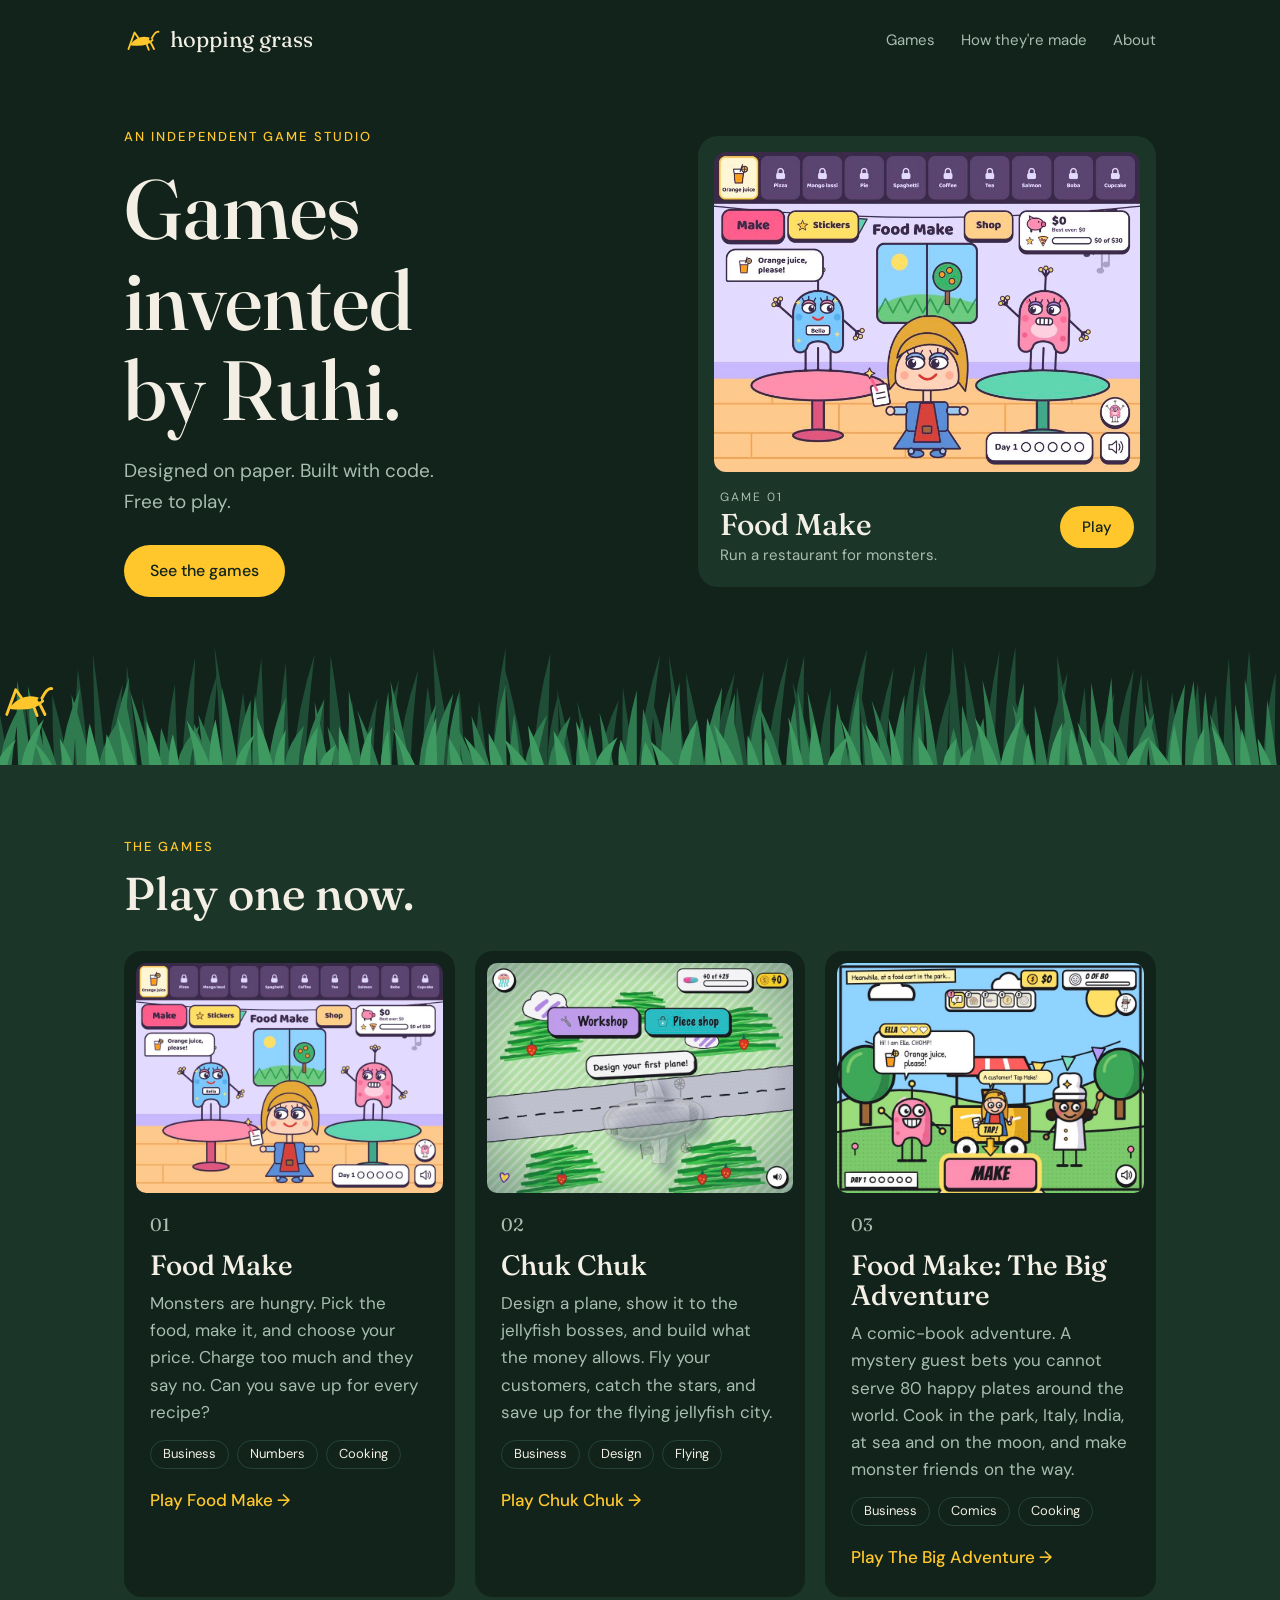
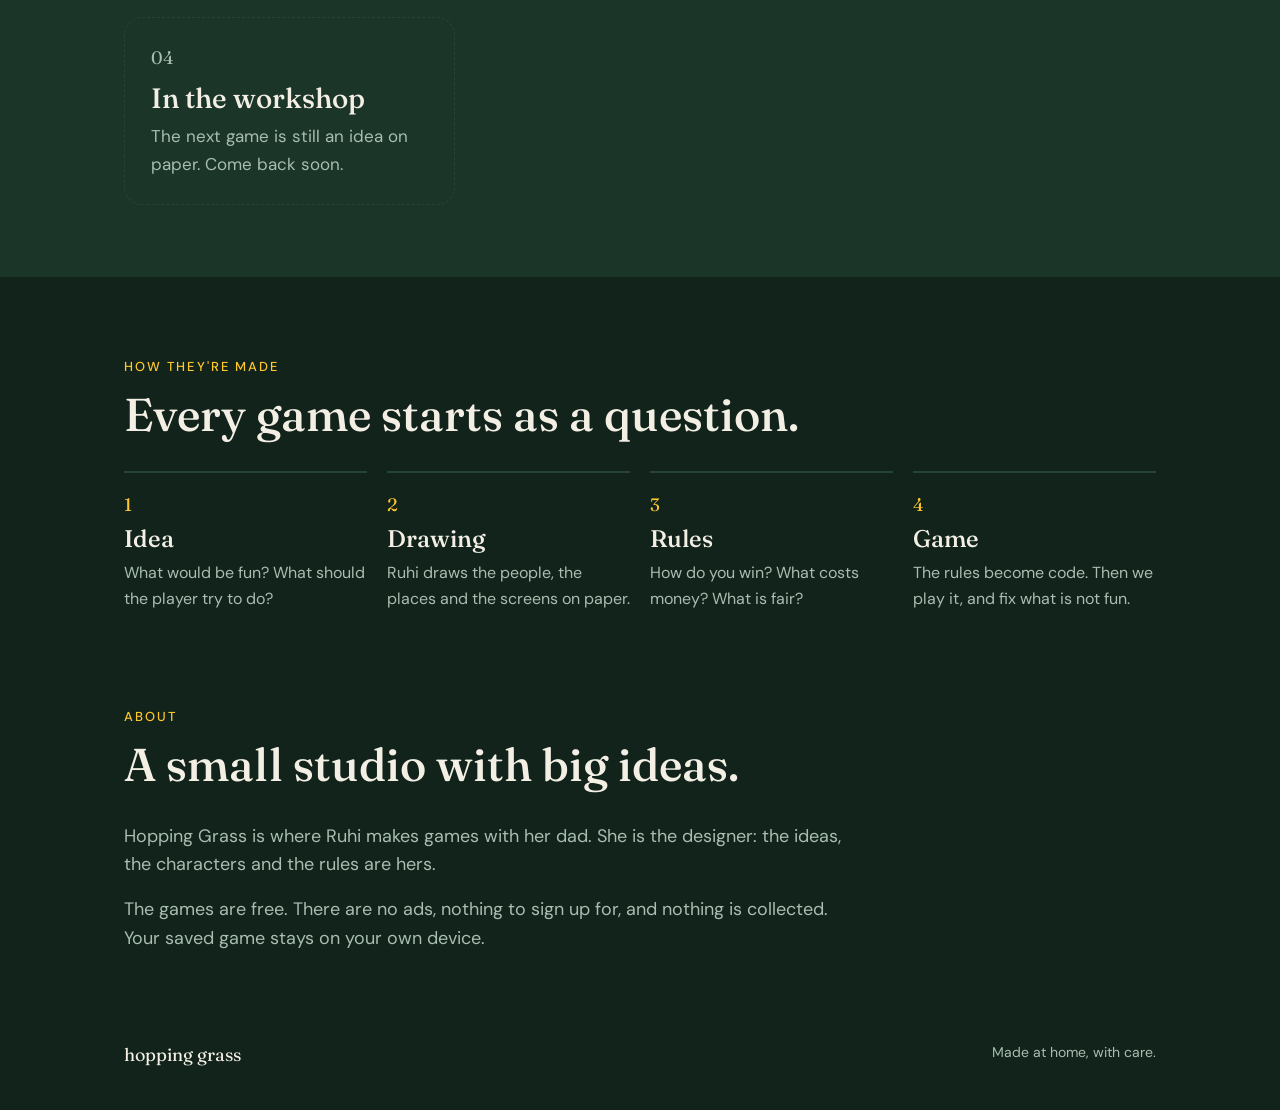
<file: index.html>
<!doctype html>
<html lang="en">
<head>
<meta charset="utf-8">
<meta name="viewport" content="width=device-width, initial-scale=1">
<title>Hopping Grass</title>
<meta name="description" content="Hopping Grass is an independent game studio. Games invented by Ruhi.">
<link rel="icon" href="favicon.svg" type="image/svg+xml">
<link rel="preconnect" href="https://fonts.googleapis.com">
<link rel="preconnect" href="https://fonts.gstatic.com" crossorigin>
<link href="https://fonts.googleapis.com/css2?family=DM+Sans:wght@400;500&family=Fraunces:opsz,wght@9..144,500&display=swap" rel="stylesheet">
<link rel="stylesheet" href="style.css?v=3">
</head>
<body>

<header class="nav wrap">
  <a class="mark" href="#top" aria-label="Hopping Grass home">
    <svg class="hopper-icon" viewBox="0 0 48 32" aria-hidden="true"><use href="#hopper"/></svg>
    <span>hopping grass</span>
  </a>
  <nav aria-label="Main">
    <a href="#games">Games</a>
    <a href="#made">How they're made</a>
    <a href="#about">About</a>
  </nav>
</header>

<main id="top">
  <section class="hero wrap">
    <div class="hero-text">
      <p class="eyebrow">An independent game studio</p>
      <h1>Games invented<br>by Ruhi.</h1>
      <p class="lede">Designed on paper. Built with code. Free to play.</p>
      <a class="btn" href="#games">See the games</a>
    </div>

    <a class="feature" href="food-make/" aria-label="Play Food Make">
      <div class="feature-art">
        <img src="shots/food-make.jpg" alt="A picture from Food Make: a monster in a restaurant asks the waiter for orange juice." width="800" height="600">
      </div>
      <div class="feature-row">
        <div>
          <p class="feature-kicker">Game 01</p>
          <h2>Food Make</h2>
          <p class="feature-sub">Run a restaurant for monsters.</p>
        </div>
        <span class="btn btn-small">Play</span>
      </div>
    </a>
  </section>

  <div class="grass" aria-hidden="true">
    <svg class="blades" viewBox="0 0 1200 120" preserveAspectRatio="xMidYMax slice">
      <g fill="#1F4D36"><path d="M-1 120 Q-4 73 -10 26 Q2 78 8 120Z"/><path d="M17 120 Q17 88 23 57 Q26 92 28 120Z"/><path d="M31 120 Q28 88 23 56 Q36 91 42 120Z"/><path d="M51 120 Q49 87 49 54 Q59 90 64 120Z"/><path d="M70 120 Q69 75 73 30 Q80 79 83 120Z"/><path d="M90 120 Q88 68 87 15 Q95 73 99 120Z"/><path d="M100 120 Q102 82 115 44 Q111 86 110 120Z"/><path d="M117 120 Q117 73 119 27 Q126 78 129 120Z"/><path d="M138 120 Q136 88 133 57 Q142 92 147 120Z"/><path d="M156 120 Q156 82 164 44 Q165 86 167 120Z"/><path d="M171 120 Q172 69 183 19 Q181 74 182 120Z"/><path d="M187 120 Q189 76 204 33 Q200 81 198 120Z"/><path d="M208 120 Q205 65 201 9 Q212 70 218 120Z"/><path d="M222 120 Q222 86 228 52 Q232 89 235 120Z"/><path d="M236 120 Q237 70 245 20 Q247 75 249 120Z"/><path d="M260 120 Q261 72 268 24 Q270 77 271 120Z"/><path d="M275 120 Q278 68 295 16 Q288 73 286 120Z"/><path d="M291 120 Q293 88 304 57 Q303 92 304 120Z"/><path d="M310 120 Q308 69 310 17 Q319 74 324 120Z"/><path d="M325 120 Q325 89 330 59 Q334 92 337 120Z"/><path d="M340 120 Q342 88 354 57 Q350 92 350 120Z"/><path d="M357 120 Q359 80 374 40 Q369 84 367 120Z"/><path d="M374 120 Q376 76 392 31 Q386 80 385 120Z"/><path d="M397 120 Q396 83 401 46 Q407 86 410 120Z"/><path d="M410 120 Q408 65 406 10 Q418 71 424 120Z"/><path d="M426 120 Q426 84 431 48 Q434 88 436 120Z"/><path d="M446 120 Q446 90 449 60 Q454 93 457 120Z"/><path d="M462 120 Q463 65 474 10 Q473 71 474 120Z"/><path d="M480 120 Q477 72 472 25 Q486 77 492 120Z"/><path d="M500 120 Q502 67 516 15 Q514 73 513 120Z"/><path d="M513 120 Q514 87 523 55 Q524 91 524 120Z"/><path d="M528 120 Q526 85 522 49 Q532 88 537 120Z"/><path d="M547 120 Q545 90 541 60 Q551 93 557 120Z"/><path d="M563 120 Q565 89 580 59 Q575 92 573 120Z"/><path d="M584 120 Q583 83 584 47 Q590 87 594 120Z"/><path d="M599 120 Q602 68 619 16 Q611 73 609 120Z"/><path d="M617 120 Q614 88 610 56 Q622 91 628 120Z"/><path d="M633 120 Q631 68 627 17 Q638 74 643 120Z"/><path d="M648 120 Q645 76 643 33 Q655 81 661 120Z"/><path d="M669 120 Q672 76 689 33 Q681 81 678 120Z"/><path d="M689 120 Q688 83 691 46 Q697 87 701 120Z"/><path d="M700 120 Q702 76 716 32 Q713 81 713 120Z"/><path d="M719 120 Q722 69 739 18 Q731 74 729 120Z"/><path d="M740 120 Q741 69 754 17 Q753 74 753 120Z"/><path d="M752 120 Q749 81 743 42 Q757 85 764 120Z"/><path d="M768 120 Q769 83 779 47 Q778 87 778 120Z"/><path d="M792 120 Q795 66 813 11 Q806 71 803 120Z"/><path d="M809 120 Q808 84 806 49 Q815 88 820 120Z"/><path d="M820 120 Q823 74 838 28 Q832 78 830 120Z"/><path d="M843 120 Q845 73 858 26 Q855 78 854 120Z"/><path d="M854 120 Q856 66 869 13 Q866 72 866 120Z"/><path d="M876 120 Q878 85 891 51 Q888 89 888 120Z"/><path d="M890 120 Q889 65 893 9 Q899 70 903 120Z"/><path d="M908 120 Q906 71 904 22 Q916 76 922 120Z"/><path d="M923 120 Q925 66 937 13 Q933 72 932 120Z"/><path d="M940 120 Q941 65 952 9 Q952 70 953 120Z"/><path d="M959 120 Q956 87 949 53 Q964 90 971 120Z"/><path d="M981 120 Q984 76 1001 33 Q995 81 993 120Z"/><path d="M994 120 Q992 69 991 17 Q1002 74 1007 120Z"/><path d="M1009 120 Q1010 84 1017 47 Q1019 87 1020 120Z"/><path d="M1027 120 Q1029 87 1045 53 Q1039 90 1038 120Z"/><path d="M1045 120 Q1047 75 1063 30 Q1057 79 1056 120Z"/><path d="M1062 120 Q1062 77 1070 34 Q1073 81 1076 120Z"/><path d="M1080 120 Q1078 79 1075 37 Q1084 83 1089 120Z"/><path d="M1093 120 Q1093 86 1099 51 Q1103 89 1106 120Z"/><path d="M1116 120 Q1116 82 1123 43 Q1126 85 1128 120Z"/><path d="M1132 120 Q1132 87 1140 54 Q1143 91 1145 120Z"/><path d="M1147 120 Q1147 70 1152 20 Q1155 75 1157 120Z"/><path d="M1166 120 Q1166 66 1171 13 Q1176 72 1179 120Z"/><path d="M1184 120 Q1185 77 1196 33 Q1195 81 1195 120Z"/></g>
      <g fill="#2F7A4F"><path d="M-0 120 Q2 92 20 63 Q13 94 11 120Z"/><path d="M17 120 Q15 80 16 41 Q25 84 30 120Z"/><path d="M30 120 Q28 83 26 46 Q38 87 44 120Z"/><path d="M42 120 Q40 101 39 83 Q48 103 53 120Z"/><path d="M57 120 Q59 84 75 48 Q70 88 69 120Z"/><path d="M72 120 Q70 87 67 54 Q79 90 85 120Z"/><path d="M93 120 Q96 98 114 75 Q108 100 107 120Z"/><path d="M104 120 Q106 79 121 38 Q117 83 116 120Z"/><path d="M117 120 Q116 91 118 61 Q125 94 128 120Z"/><path d="M133 120 Q129 86 122 51 Q136 89 143 120Z"/><path d="M150 120 Q149 103 151 85 Q158 104 162 120Z"/><path d="M166 120 Q169 101 187 83 Q180 103 178 120Z"/><path d="M182 120 Q181 100 182 81 Q191 102 196 120Z"/><path d="M191 120 Q189 97 186 73 Q198 99 204 120Z"/><path d="M209 120 Q208 83 208 47 Q218 87 223 120Z"/><path d="M222 120 Q223 89 235 59 Q235 92 236 120Z"/><path d="M237 120 Q236 86 239 53 Q243 90 246 120Z"/><path d="M252 120 Q254 88 268 56 Q265 91 265 120Z"/><path d="M267 120 Q269 101 285 83 Q281 103 280 120Z"/><path d="M285 120 Q287 90 304 59 Q297 93 295 120Z"/><path d="M298 120 Q296 90 295 61 Q303 93 308 120Z"/><path d="M312 120 Q310 102 307 84 Q317 104 322 120Z"/><path d="M328 120 Q327 85 327 50 Q335 88 339 120Z"/><path d="M345 120 Q342 95 335 69 Q348 97 355 120Z"/><path d="M358 120 Q358 85 364 51 Q366 89 367 120Z"/><path d="M373 120 Q370 81 366 41 Q378 85 384 120Z"/><path d="M393 120 Q395 91 409 62 Q405 94 404 120Z"/><path d="M404 120 Q407 86 425 53 Q418 90 416 120Z"/><path d="M419 120 Q420 86 430 52 Q431 89 432 120Z"/><path d="M434 120 Q432 102 428 83 Q439 104 445 120Z"/><path d="M447 120 Q444 97 442 74 Q453 99 459 120Z"/><path d="M462 120 Q463 82 474 44 Q474 86 475 120Z"/><path d="M478 120 Q478 96 482 72 Q486 98 488 120Z"/><path d="M492 120 Q495 97 513 73 Q506 99 503 120Z"/><path d="M514 120 Q517 97 535 74 Q528 99 526 120Z"/><path d="M523 120 Q523 103 525 86 Q531 105 534 120Z"/><path d="M540 120 Q540 98 546 76 Q549 100 551 120Z"/><path d="M551 120 Q550 101 553 82 Q558 103 561 120Z"/><path d="M566 120 Q565 96 562 71 Q571 98 575 120Z"/><path d="M586 120 Q587 85 597 50 Q597 88 597 120Z"/><path d="M602 120 Q601 94 603 67 Q611 96 615 120Z"/><path d="M619 120 Q620 86 628 51 Q628 89 629 120Z"/><path d="M626 120 Q627 82 637 43 Q638 85 640 120Z"/><path d="M647 120 Q647 100 654 79 Q658 102 660 120Z"/><path d="M660 120 Q662 84 677 47 Q674 87 673 120Z"/><path d="M676 120 Q677 87 689 53 Q688 90 689 120Z"/><path d="M688 120 Q687 100 688 80 Q694 102 697 120Z"/><path d="M702 120 Q703 90 713 59 Q714 93 715 120Z"/><path d="M721 120 Q718 91 711 63 Q726 94 733 120Z"/><path d="M737 120 Q738 91 745 62 Q748 94 750 120Z"/><path d="M751 120 Q750 85 748 51 Q756 89 761 120Z"/><path d="M762 120 Q760 85 757 51 Q767 89 772 120Z"/><path d="M782 120 Q781 91 785 62 Q792 94 796 120Z"/><path d="M795 120 Q796 85 805 49 Q806 88 807 120Z"/><path d="M811 120 Q810 99 808 79 Q816 102 821 120Z"/><path d="M827 120 Q824 89 817 59 Q831 92 837 120Z"/><path d="M836 120 Q838 87 848 54 Q847 90 847 120Z"/><path d="M856 120 Q856 91 861 61 Q864 94 867 120Z"/><path d="M870 120 Q868 82 865 43 Q875 85 879 120Z"/><path d="M889 120 Q889 103 894 85 Q899 104 903 120Z"/><path d="M903 120 Q901 92 902 64 Q911 95 916 120Z"/><path d="M913 120 Q913 98 922 76 Q924 100 926 120Z"/><path d="M927 120 Q925 80 921 40 Q933 84 939 120Z"/><path d="M948 120 Q949 82 960 43 Q959 86 959 120Z"/><path d="M958 120 Q955 91 949 63 Q964 94 971 120Z"/><path d="M971 120 Q970 92 970 64 Q978 95 982 120Z"/><path d="M987 120 Q989 95 1003 71 Q999 98 998 120Z"/><path d="M1001 120 Q999 83 995 46 Q1008 87 1014 120Z"/><path d="M1023 120 Q1022 81 1023 43 Q1031 85 1036 120Z"/><path d="M1034 120 Q1035 79 1042 38 Q1044 83 1045 120Z"/><path d="M1049 120 Q1046 96 1040 73 Q1053 99 1060 120Z"/><path d="M1062 120 Q1065 96 1082 72 Q1077 99 1075 120Z"/><path d="M1078 120 Q1076 91 1073 61 Q1083 94 1088 120Z"/><path d="M1094 120 Q1096 82 1111 44 Q1108 86 1108 120Z"/><path d="M1111 120 Q1111 80 1119 41 Q1122 84 1125 120Z"/><path d="M1127 120 Q1126 85 1130 51 Q1134 89 1136 120Z"/><path d="M1142 120 Q1139 96 1134 72 Q1147 99 1154 120Z"/><path d="M1158 120 Q1157 92 1158 63 Q1165 95 1168 120Z"/><path d="M1168 120 Q1167 80 1167 39 Q1176 84 1181 120Z"/><path d="M1186 120 Q1186 90 1188 59 Q1194 93 1197 120Z"/></g>
      <g fill="#3F9A62"><path d="M-3 120 Q-0 108 15 96 Q9 109 7 120Z"/><path d="M20 120 Q23 98 41 77 Q33 100 30 120Z"/><path d="M40 120 Q37 108 31 97 Q43 109 49 120Z"/><path d="M59 120 Q57 108 56 95 Q64 109 68 120Z"/><path d="M81 120 Q80 101 84 81 Q90 102 94 120Z"/><path d="M99 120 Q98 106 100 91 Q107 107 111 120Z"/><path d="M116 120 Q114 97 110 75 Q121 100 127 120Z"/><path d="M140 120 Q138 99 137 78 Q147 101 152 120Z"/><path d="M158 120 Q158 105 162 91 Q166 107 168 120Z"/><path d="M184 120 Q181 99 175 78 Q190 101 197 120Z"/><path d="M196 120 Q196 98 202 77 Q206 101 209 120Z"/><path d="M221 120 Q223 106 239 91 Q232 107 230 120Z"/><path d="M243 120 Q241 97 241 75 Q251 100 256 120Z"/><path d="M257 120 Q258 104 268 87 Q266 105 267 120Z"/><path d="M284 120 Q285 102 298 84 Q296 104 296 120Z"/><path d="M300 120 Q301 110 315 101 Q312 111 311 120Z"/><path d="M318 120 Q317 102 318 84 Q327 104 331 120Z"/><path d="M337 120 Q338 102 349 84 Q347 104 347 120Z"/><path d="M357 120 Q357 104 364 87 Q365 105 366 120Z"/><path d="M379 120 Q376 103 368 85 Q382 104 389 120Z"/><path d="M398 120 Q399 98 409 75 Q409 100 410 120Z"/><path d="M423 120 Q421 108 421 95 Q430 109 434 120Z"/><path d="M444 120 Q441 107 435 93 Q449 108 456 120Z"/><path d="M460 120 Q458 105 458 90 Q468 107 472 120Z"/><path d="M481 120 Q478 108 473 96 Q488 109 495 120Z"/><path d="M499 120 Q497 101 495 83 Q505 103 510 120Z"/><path d="M522 120 Q520 104 519 88 Q530 106 535 120Z"/><path d="M544 120 Q542 100 540 79 Q550 102 554 120Z"/><path d="M558 120 Q561 107 579 94 Q572 108 571 120Z"/><path d="M580 120 Q579 108 582 96 Q587 109 590 120Z"/><path d="M601 120 Q601 109 605 98 Q611 110 615 120Z"/><path d="M618 120 Q615 109 610 98 Q624 110 632 120Z"/><path d="M636 120 Q639 98 654 77 Q649 101 647 120Z"/><path d="M662 120 Q661 98 663 76 Q671 100 676 120Z"/><path d="M677 120 Q674 101 669 81 Q684 102 691 120Z"/><path d="M701 120 Q700 106 701 92 Q708 107 712 120Z"/><path d="M717 120 Q716 107 717 94 Q723 108 726 120Z"/><path d="M744 120 Q742 98 739 75 Q749 100 753 120Z"/><path d="M759 120 Q758 99 763 79 Q769 102 772 120Z"/><path d="M776 120 Q779 106 796 92 Q790 107 788 120Z"/><path d="M798 120 Q795 98 788 77 Q802 101 808 120Z"/><path d="M819 120 Q816 100 811 81 Q825 102 832 120Z"/><path d="M836 120 Q835 98 833 76 Q841 100 846 120Z"/><path d="M862 120 Q861 106 861 93 Q871 108 875 120Z"/><path d="M884 120 Q885 107 897 95 Q895 109 896 120Z"/><path d="M899 120 Q900 111 912 102 Q909 112 909 120Z"/><path d="M923 120 Q920 98 914 76 Q929 100 936 120Z"/><path d="M938 120 Q941 98 958 75 Q951 100 949 120Z"/><path d="M959 120 Q959 105 964 90 Q967 106 969 120Z"/><path d="M983 120 Q985 100 996 80 Q994 102 993 120Z"/><path d="M1003 120 Q1001 102 1004 85 Q1011 104 1015 120Z"/><path d="M1019 120 Q1016 100 1010 80 Q1023 102 1029 120Z"/><path d="M1038 120 Q1035 108 1030 95 Q1044 109 1050 120Z"/><path d="M1056 120 Q1059 106 1078 93 Q1070 108 1068 120Z"/><path d="M1083 120 Q1080 107 1077 95 Q1090 109 1097 120Z"/><path d="M1097 120 Q1096 101 1101 82 Q1105 103 1108 120Z"/><path d="M1118 120 Q1119 102 1129 85 Q1128 104 1129 120Z"/><path d="M1142 120 Q1140 102 1136 83 Q1149 104 1155 120Z"/><path d="M1163 120 Q1162 103 1164 86 Q1170 105 1173 120Z"/><path d="M1182 120 Q1180 108 1179 95 Q1187 109 1192 120Z"/></g>
    </svg>
    <div class="hop-track"><svg class="hopper" viewBox="0 0 48 32"><use href="#hopper"/></svg></div>
  </div>

  <section id="games" class="band">
    <div class="wrap">
      <p class="eyebrow">The games</p>
      <h2 class="section-title">Play one now.</h2>
      <div class="shelf">
        <a class="card" href="food-make/">
          <img class="card-shot" src="shots/food-make.jpg" alt="A picture from Food Make: a monster in a restaurant asks the waiter for orange juice." width="800" height="600" loading="lazy">
          <p class="card-no">01</p>
          <h3>Food Make</h3>
          <p>Monsters are hungry. Pick the food, make it, and choose your price. Charge too much and they say no. Can you save up for every recipe?</p>
          <p class="tags"><span>Business</span><span>Numbers</span><span>Cooking</span></p>
          <span class="link">Play Food Make</span>
        </a>
        <a class="card" href="chuk-chuk/">
          <img class="card-shot" src="shots/chuk-chuk.jpg" alt="A picture from Chuk Chuk: a hand-drawn plane on a runway, ready to be designed." width="800" height="600" loading="lazy">
          <p class="card-no">02</p>
          <h3>Chuk Chuk</h3>
          <p>Design a plane, show it to the jellyfish bosses, and build what the money allows. Fly your customers, catch the stars, and save up for the flying jellyfish city.</p>
          <p class="tags"><span>Business</span><span>Design</span><span>Flying</span></p>
          <span class="link">Play Chuk Chuk</span>
        </a>
        <a class="card" href="big-adventure/">
          <img class="card-shot" src="shots/big-adventure.jpg" alt="A picture from The Big Adventure: a comic panel where a monster orders juice at a food cart." width="800" height="600" loading="lazy">
          <p class="card-no">03</p>
          <h3>Food Make: The Big Adventure</h3>
          <p>A comic-book adventure. A mystery guest bets you cannot serve 80 happy plates around the world. Cook in the park, Italy, India, at sea and on the moon, and make monster friends on the way.</p>
          <p class="tags"><span>Business</span><span>Comics</span><span>Cooking</span></p>
          <span class="link">Play The Big Adventure</span>
        </a>
        <div class="card card-soon">
          <p class="card-no">04</p>
          <h3>In the workshop</h3>
          <p>The next game is still an idea on paper. Come back soon.</p>
        </div>
      </div>
    </div>
  </section>

  <section id="made" class="wrap section">
    <p class="eyebrow">How they're made</p>
    <h2 class="section-title">Every game starts as a question.</h2>
    <ol class="steps">
      <li><span class="step-no">1</span><h3>Idea</h3><p>What would be fun? What should the player try to do?</p></li>
      <li><span class="step-no">2</span><h3>Drawing</h3><p>Ruhi draws the people, the places and the screens on paper.</p></li>
      <li><span class="step-no">3</span><h3>Rules</h3><p>How do you win? What costs money? What is fair?</p></li>
      <li><span class="step-no">4</span><h3>Game</h3><p>The rules become code. Then we play it, and fix what is not fun.</p></li>
    </ol>
  </section>

  <section id="about" class="wrap section about">
    <p class="eyebrow">About</p>
    <h2 class="section-title">A small studio with big ideas.</h2>
    <p>Hopping Grass is where Ruhi makes games with her dad. She is the designer: the ideas, the characters and the rules are hers.</p>
    <p>The games are free. There are no ads, nothing to sign up for, and nothing is collected. Your saved game stays on your own device.</p>
  </section>
</main>

<footer class="wrap footer">
  <span>hopping grass</span>
  <span>Made at home, with care.</span>
</footer>

<svg width="0" height="0" style="position:absolute" aria-hidden="true">
  <symbol id="hopper" viewBox="0 0 48 32">
    <g fill="none" stroke="currentColor" stroke-width="2.5" stroke-linecap="round" stroke-linejoin="round">
      <path d="M10 22 Q22 8 38 16 Q30 24 10 22Z" fill="currentColor"/>
      <path d="M24 20 L14 6 L6 28"/>
      <path d="M30 21 L33 29"/>
      <path d="M36 20 L40 28"/>
      <path d="M37 14 Q42 4 46 5"/>
    </g>
    <circle cx="35" cy="15" r="1.6" fill="#11231B"/>
  </symbol>
</svg>

</body>
</html>
</file>
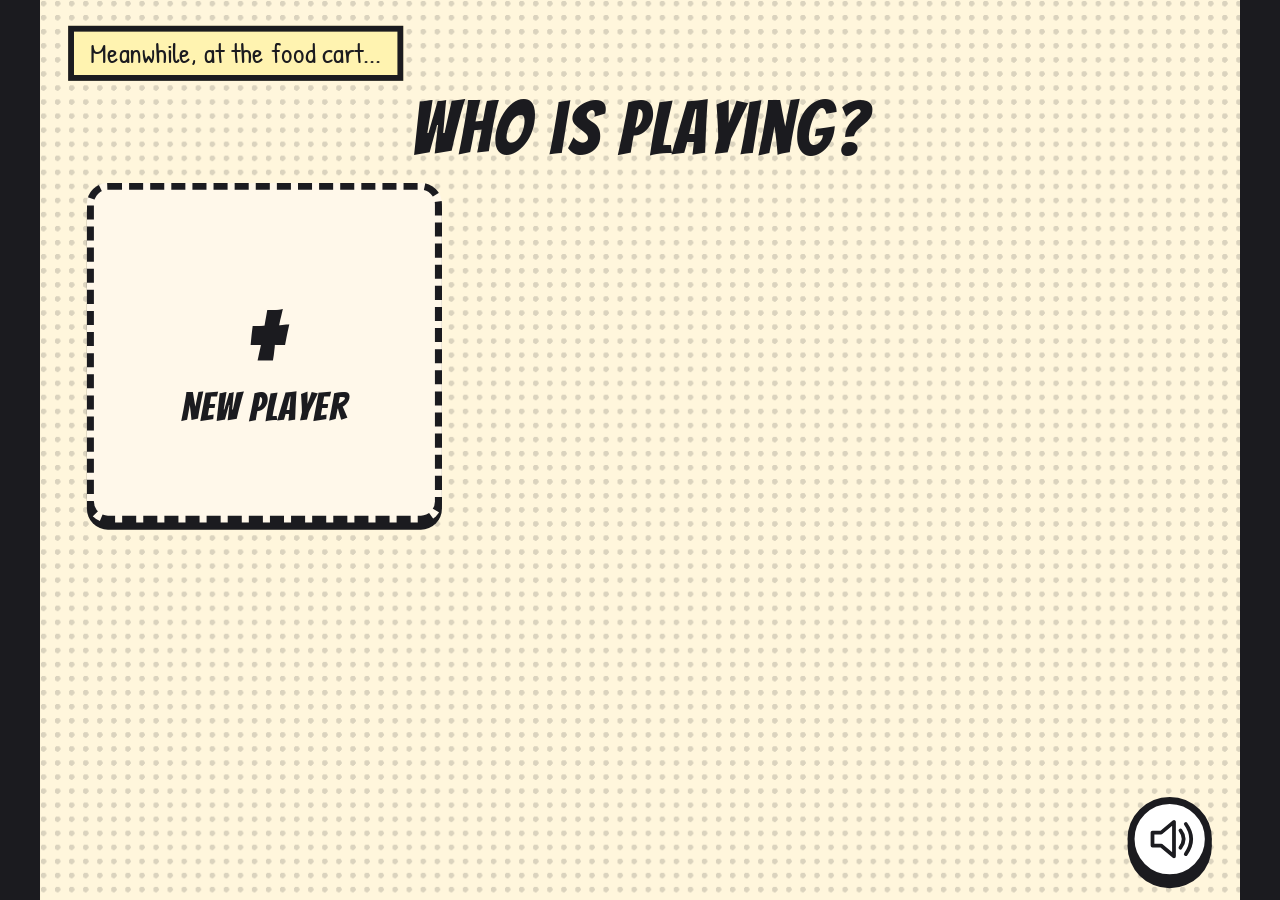
<file: big-adventure/index.html>
<!doctype html>
<html lang="en">
<head>
<meta charset="utf-8">
<meta name="viewport" content="width=device-width, initial-scale=1, maximum-scale=1, user-scalable=no, viewport-fit=cover">
<meta name="apple-mobile-web-app-capable" content="yes">
<meta name="mobile-web-app-capable" content="yes">
<meta name="apple-mobile-web-app-title" content="Big Adventure">
<meta name="theme-color" content="#1B1B1F">
<title>Food Make: The Big Adventure</title>
<link rel="icon" href="data:image/svg+xml,%3Csvg xmlns='http://www.w3.org/2000/svg' viewBox='0 0 64 64'%3E%3Crect width='64' height='64' rx='14' fill='%23FFC93C'/%3E%3Cg stroke='%231B1B1F' stroke-width='3' stroke-linejoin='round' stroke-linecap='round'%3E%3Cpath d='M18 18H46L42 56H22Z' fill='%23fff'/%3E%3Cpath d='M19.5 30H44.5L42 56H22Z' fill='%23FF9F1C'/%3E%3Cpath d='M36 24L42 6' fill='none'/%3E%3C/g%3E%3C/svg%3E">
<link rel="preconnect" href="https://fonts.googleapis.com">
<link rel="preconnect" href="https://fonts.gstatic.com" crossorigin>
<link href="https://fonts.googleapis.com/css2?family=Bangers&family=Patrick+Hand&display=swap" rel="stylesheet">
<link rel="stylesheet" href="css/style.css">
<link rel="stylesheet" href="css/v2.css">
<link rel="stylesheet" href="css/comic.css">
<link rel="stylesheet" href="css/adventure.css">
<link rel="stylesheet" href="css/friends.css">
<link rel="stylesheet" href="css/play.css">
<link rel="stylesheet" href="css/shop.css">
</head>
<body>
<div id="frame"><div id="fit"><main id="stage" aria-label="Food Make: The Big Adventure"></main></div></div>
<script type="module" src="js/main.js"></script>
</body>
</html>
</file>
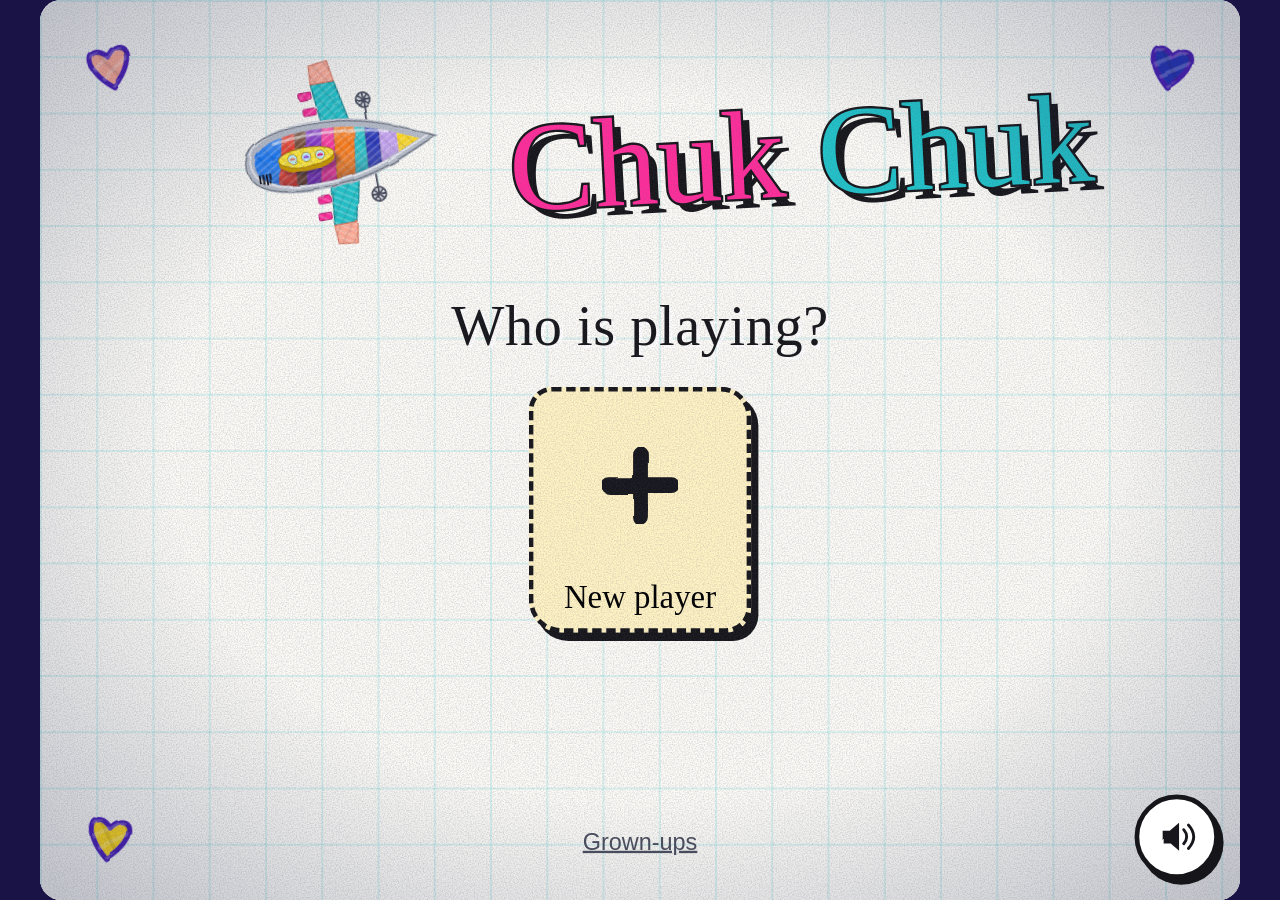
<file: chuk-chuk/index.html>
<!doctype html>
<html lang="en">
<head>
<meta charset="utf-8">
<meta name="viewport" content="width=device-width, initial-scale=1, maximum-scale=1, user-scalable=no, viewport-fit=cover">
<meta name="apple-mobile-web-app-capable" content="yes">
<meta name="mobile-web-app-capable" content="yes">
<meta name="apple-mobile-web-app-title" content="Chuk Chuk">
<meta name="theme-color" content="#1A1446">
<title>Chuk Chuk</title>
<link rel="icon" href="data:image/svg+xml,%3Csvg xmlns='http://www.w3.org/2000/svg' viewBox='0 0 64 64'%3E%3Crect width='64' height='64' rx='14' fill='%2322C3C9'/%3E%3Cpath d='M8 32C8 20 30 18 40 22 50 25 58 32 58 32 58 32 50 39 40 42 30 46 8 44 8 32Z' fill='%23FF2E9A' stroke='%2316161A' stroke-width='3'/%3E%3Cellipse cx='28' cy='32' rx='10' ry='4' fill='%23FFE833'/%3E%3C/svg%3E">
<link rel="stylesheet" href="css/style.css">
</head>
<body>
<div id="frame"><div id="fit"><main id="stage" aria-label="Chuk Chuk"></main></div></div>
<script type="module" src="js/main.js"></script>
</body>
</html>
</file>
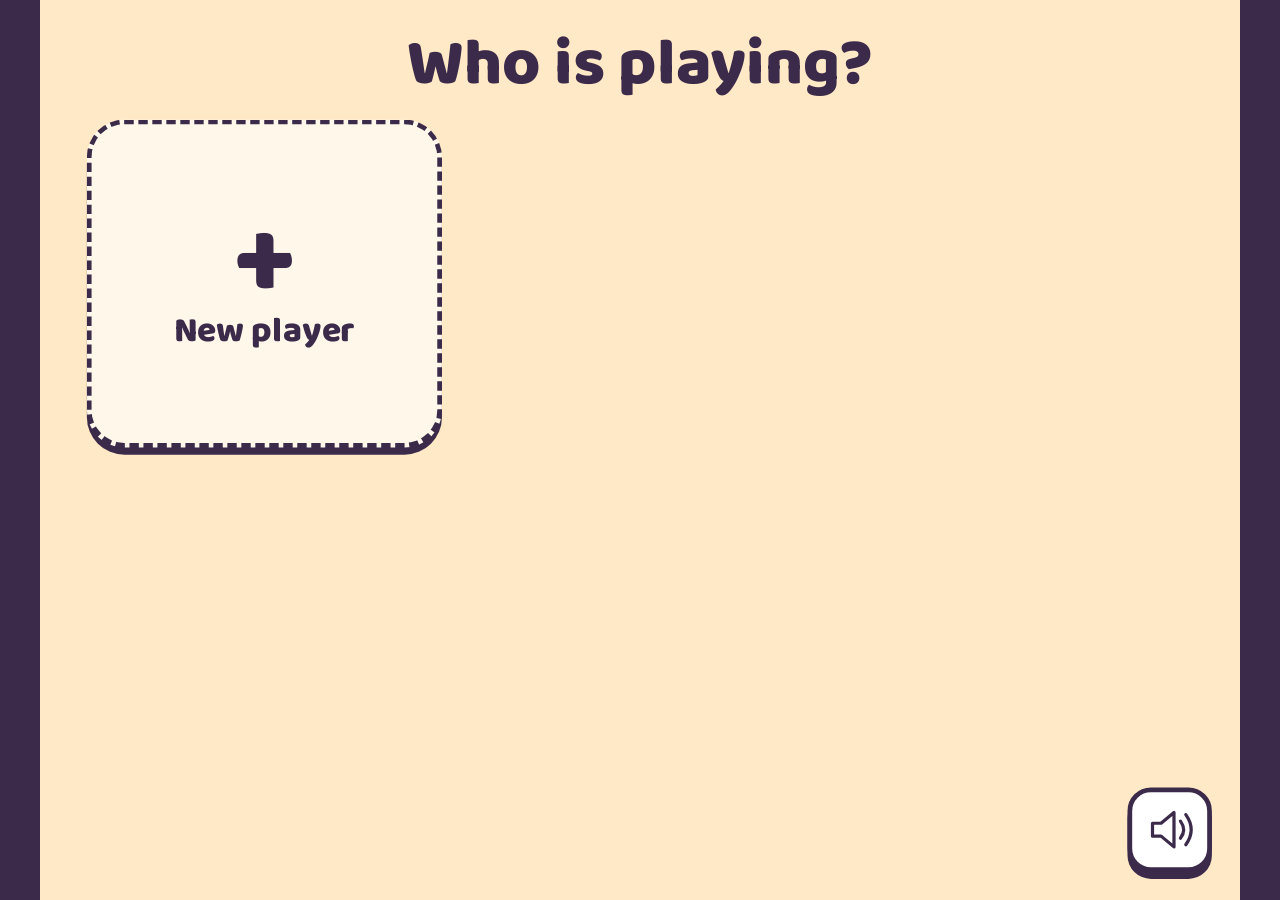
<file: food-make/index.html>
<!doctype html>
<html lang="en">
<head>
<meta charset="utf-8">
<meta name="viewport" content="width=device-width, initial-scale=1, maximum-scale=1, user-scalable=no, viewport-fit=cover">
<meta name="apple-mobile-web-app-capable" content="yes">
<meta name="mobile-web-app-capable" content="yes">
<meta name="apple-mobile-web-app-title" content="Food Make">
<meta name="theme-color" content="#3B2A4A">
<title>Food Make</title>
<link rel="icon" href="data:image/svg+xml,%3Csvg xmlns='http://www.w3.org/2000/svg' viewBox='0 0 64 64'%3E%3Crect width='64' height='64' rx='14' fill='%23FFC93C'/%3E%3Cg stroke='%233B2A4A' stroke-width='3' stroke-linejoin='round' stroke-linecap='round'%3E%3Cpath d='M18 18H46L42 56H22Z' fill='%23fff'/%3E%3Cpath d='M19.5 30H44.5L42 56H22Z' fill='%23FF9F1C'/%3E%3Cpath d='M36 24L42 6' fill='none'/%3E%3C/g%3E%3C/svg%3E">
<link rel="preconnect" href="https://fonts.googleapis.com">
<link rel="preconnect" href="https://fonts.gstatic.com" crossorigin>
<link href="https://fonts.googleapis.com/css2?family=Baloo+2:wght@500;700;800&family=Nunito:wght@600;800&display=swap" rel="stylesheet">
<link rel="stylesheet" href="css/style.css">
<link rel="stylesheet" href="css/v2.css">
</head>
<body>
<div id="frame"><div id="fit"><main id="stage" aria-label="Food Make"></main></div></div>
<script type="module" src="js/main.js"></script>
</body>
</html>
</file>
<file: style.css>
:root {
  --night: #11231B;
  --night-2: #1B3529;
  --night-3: #244536;
  --paper: #F3EFE4;
  --soft: #A9BDB0;
  --sun: #FFC72C;
  --serif: 'Fraunces', Georgia, serif;
  --sans: 'DM Sans', system-ui, sans-serif;
}

* { box-sizing: border-box; }
html { scroll-behavior: smooth; }
body {
  margin: 0;
  background: var(--night);
  color: var(--paper);
  font-family: var(--sans);
  font-size: 17px;
  line-height: 1.6;
  -webkit-font-smoothing: antialiased;
}
a { color: inherit; text-decoration: none; }
h1, h2, h3 { font-family: var(--serif); font-weight: 500; margin: 0; line-height: 1.08; }
p { margin: 0; }

.wrap { max-width: 1080px; margin: 0 auto; padding: 0 24px; }

/* Top bar */
.nav { display: flex; justify-content: space-between; align-items: center; padding-top: 22px; padding-bottom: 22px; gap: 16px; flex-wrap: wrap; }
.mark { display: flex; align-items: center; gap: 10px; font-family: var(--serif); font-size: 22px; }
.hopper-icon { width: 36px; height: 24px; color: var(--sun); }
.nav nav { display: flex; gap: 26px; font-size: 15px; color: var(--soft); }
.nav nav a:hover, .nav nav a:focus-visible { color: var(--paper); }

/* Hero */
.hero { display: grid; grid-template-columns: 1.15fr 1fr; gap: 48px; align-items: center; padding-top: 48px; padding-bottom: 24px; }
.eyebrow { font-size: 13px; letter-spacing: 0.16em; text-transform: uppercase; color: var(--sun); font-weight: 500; }
h1 { font-size: clamp(44px, 7vw, 84px); margin: 16px 0 20px; }
.lede { color: var(--soft); font-size: 19px; max-width: 26ch; margin-bottom: 28px; }

.btn {
  display: inline-block; background: var(--sun); color: var(--night);
  font-weight: 500; font-size: 16px; padding: 13px 26px; border-radius: 999px;
  transition: transform 0.15s ease;
}
.btn-small { padding: 9px 22px; font-size: 15px; }
a.btn:hover, .feature:hover .btn { transform: translateY(-2px); }
a:focus-visible { outline: 3px solid var(--sun); outline-offset: 4px; border-radius: 8px; }

.feature { display: block; background: var(--night-2); border-radius: 20px; padding: 16px; transition: transform 0.2s ease; }
.feature:hover { transform: translateY(-4px); }
.feature-art { border-radius: 12px; overflow: hidden; aspect-ratio: 4 / 3; background: var(--night-3); }
.feature-art img { width: 100%; height: 100%; display: block; object-fit: cover; }
.feature-row { display: flex; justify-content: space-between; align-items: center; gap: 12px; padding: 16px 6px 4px; }
.feature-kicker { font-size: 12px; letter-spacing: 0.16em; text-transform: uppercase; color: var(--soft); }
.feature h2 { font-size: 30px; margin: 2px 0; }
.feature-sub { color: var(--soft); font-size: 15px; }

/* Grass and the hopper */
.grass { position: relative; height: 120px; margin-top: 24px; overflow-x: clip; }
.blades { position: absolute; inset: 0; width: 100%; height: 100%; display: block; }
.hop-track { position: absolute; left: 0; right: 0; bottom: 46px; height: 0; animation: travel 14s linear infinite; }
.hopper { width: 54px; height: 36px; color: var(--sun); position: absolute; left: 0; bottom: 0; animation: hop 1.4s cubic-bezier(.3,0,.4,1) infinite; }
@keyframes travel { from { transform: translateX(-8%); } to { transform: translateX(104%); } }
@keyframes hop {
  0%, 30%, 100% { transform: translateY(0) rotate(0); }
  45% { transform: translateY(-46px) rotate(-14deg); }
  60% { transform: translateY(-52px) rotate(4deg); }
  80% { transform: translateY(0) rotate(0); }
}

/* Sections */
.band { background: var(--night-2); padding: 72px 0; }
.section { padding-top: 80px; padding-bottom: 16px; }
.section-title { font-size: clamp(30px, 4.4vw, 46px); margin: 12px 0 32px; }

.shelf { display: grid; grid-template-columns: repeat(auto-fit, minmax(280px, 1fr)); gap: 20px; }
.card { background: var(--night); border-radius: 18px; padding: 26px; display: flex; flex-direction: column; gap: 10px; transition: transform 0.2s ease; }
a.card:hover { transform: translateY(-4px); }
.card-shot { display: block; width: calc(100% + 28px); max-width: none; height: auto; margin: -14px -14px 8px; aspect-ratio: 4 / 3; object-fit: cover; border-radius: 10px; background: var(--night-3); }
.card-no { font-family: var(--serif); font-size: 18px; color: var(--sun); }
.card h3 { font-size: 28px; }
.card p { color: var(--soft); }
.card-soon { background: transparent; border: 1.5px dashed var(--night-3); }
.tags { display: flex; gap: 8px; flex-wrap: wrap; margin-top: 4px; }
.tags span { font-size: 13px; color: var(--paper); border: 1px solid var(--night-3); border-radius: 999px; padding: 3px 12px; }
.link { color: var(--sun); font-weight: 500; margin-top: 8px; }
.link::after { content: ' \2192'; }

.steps { list-style: none; margin: 0; padding: 0; display: grid; grid-template-columns: repeat(auto-fit, minmax(210px, 1fr)); gap: 20px; }
.steps li { border-top: 2px solid var(--night-3); padding-top: 18px; }
.step-no { font-family: var(--serif); color: var(--sun); font-size: 18px; }
.steps h3 { font-size: 24px; margin: 6px 0 8px; }
.steps p { color: var(--soft); font-size: 16px; }

.about p:not(.eyebrow) { color: var(--soft); max-width: 60ch; margin-bottom: 16px; font-size: 18px; }

.footer { display: flex; justify-content: space-between; gap: 16px; flex-wrap: wrap; padding-top: 56px; padding-bottom: 40px; color: var(--soft); font-size: 14px; }
.footer span:first-child { font-family: var(--serif); font-size: 18px; color: var(--paper); }

@media (max-width: 760px) {
  .hero { grid-template-columns: 1fr; gap: 32px; padding-top: 24px; }
  .nav nav { gap: 18px; font-size: 14px; }
  .band { padding: 56px 0; }
  .section { padding-top: 56px; }
}

@media (prefers-reduced-motion: reduce) {
  html { scroll-behavior: auto; }
  .hop-track, .hopper { animation: none; }
  .hop-track { transform: translateX(62%); }
  .btn, .feature, .card { transition: none; }
}
</file>
<file: big-adventure/css/style.css>
/* Food Make: The Big Adventure. Shared look: a comic book. The game is drawn on a
   1024 x 768 "stage" that main.js scales to fit whatever screen it is on.
   Thick ink outlines, flat colours, hard offset shadows (no blur), Bangers for
   shouting and Patrick Hand for talking (fonts are set in css/comic.css). */

:root { --ink: #1B1B1F; --soft: #4A4A55; --page: #FFF6DC; }
* { box-sizing: border-box; }

html, body {
  margin: 0; height: 100%; overflow: hidden;
  background: var(--ink);
  overscroll-behavior: none;
}
body {
  font-family: 'Patrick Hand', 'Comic Sans MS', 'Baloo 2', system-ui, sans-serif; font-weight: 400; font-synthesis: none; color: var(--ink);
  -webkit-user-select: none; user-select: none;
  -webkit-touch-callout: none; -webkit-tap-highlight-color: transparent;
  touch-action: none;
}
#frame {
  position: fixed; inset: 0;
  padding: env(safe-area-inset-top) env(safe-area-inset-right) env(safe-area-inset-bottom) env(safe-area-inset-left);
}
#fit { position: relative; width: 100%; height: 100%; }
#stage {
  position: absolute; left: 50%; top: 50%;
  width: 1024px; height: 768px; margin: -384px 0 0 -512px;
  transform-origin: 50% 50%;
  overflow: hidden; background: var(--page); touch-action: none;
}

.screen { position: absolute; inset: 0; }

h1, h2, p { margin: 0; }
.baloo { font-family: 'Bangers', Impact, 'Baloo 2', sans-serif; font-weight: 400; letter-spacing: 1px; }
.pic { display: inline-block; flex: none; line-height: 0; }
.pic svg, .fill svg { display: block; width: 100%; height: 100%; }
svg { overflow: visible; }

/* ---------- Buttons ----------
   Every button is at least 72 x 72 on the stage, so it is still at least
   64 x 64 on the real screen when the stage is shrunk a little to fit
   (for example an iPad with the browser's toolbar showing). */
button { font: inherit; color: inherit; margin: 0; cursor: pointer; touch-action: none; -webkit-appearance: none; appearance: none; }
.btn {
  min-width: 72px; min-height: 72px; padding: 0 26px;
  display: inline-flex; align-items: center; justify-content: center; gap: 10px;
  border: 6px solid var(--ink); border-radius: 18px; background: #FFE066; color: var(--ink);
  font-family: 'Bangers', Impact, 'Baloo 2', sans-serif; font-weight: 400; font-size: 32px; letter-spacing: 1.5px; line-height: 1;
  box-shadow: 0 6px 0 var(--ink);
}
.btn:active:not([disabled]) { transform: translateY(4px); box-shadow: 0 2px 0 var(--ink); }
.btn[disabled][disabled] { background: #E4E0D4; color: #8A867A; border-color: #8A867A; box-shadow: 0 6px 0 #8A867A; cursor: default; }
.btn.pink { background: #FF8FB1; }
.btn.mint { background: #7BE0C3; }
.btn.white { background: #fff; }
.btn.round { border-radius: 50%; padding: 0; }

.mute { position: absolute; z-index: 60; width: 72px; height: 72px; padding: 0; border-radius: 50%; background: #fff; right: 24px; bottom: 24px; }
.mute .pic { width: 44px; height: 44px; }
#stage[data-screen="garden"] .mute { left: 16px; right: auto; bottom: 16px; }
#stage[data-screen="kitchen"] .mute { right: 44px; top: 44px; bottom: auto; }
#stage[data-screen="price"] .mute { left: 24px; top: 24px; right: auto; bottom: auto; }
#stage[data-screen="shop"] .mute { right: 24px; top: 24px; bottom: auto; }

.card { border: 6px solid var(--ink); background: #fff; box-shadow: 0 6px 0 var(--ink); }
.bubble {
  border: 6px solid var(--ink); border-radius: 30px 30px 30px 6px; background: #fff;
  font-family: 'Patrick Hand', 'Comic Sans MS', 'Baloo 2', cursive; font-weight: 400; line-height: 1.1;
}

/* ---------- Little animations (none of them rush the player) ---------- */
@keyframes bob { 0%, 100% { transform: translateY(0); } 50% { transform: translateY(-8px); } }
@keyframes wobble { 0%, 100% { transform: rotate(0); } 25% { transform: rotate(-12deg); } 75% { transform: rotate(12deg); } }
@keyframes pulse { 0%, 100% { transform: scale(1); } 50% { transform: scale(1.12); } }
@keyframes dance {
  0%, 100% { transform: translateY(0) rotate(0) scale(1); }
  20% { transform: translateY(-56px) rotate(-11deg) scale(1.04); } 40% { transform: translateY(0) rotate(0) scale(1, .94); }
  60% { transform: translateY(-56px) rotate(11deg) scale(1.04); } 80% { transform: translateY(0) rotate(0) scale(1, .94); }
}
@keyframes shake { 0%, 100% { transform: translateX(0); } 20%, 60% { transform: translateX(-10px); } 40%, 80% { transform: translateX(10px); } }
@keyframes popin { from { transform: scale(.4); opacity: 0; } to { transform: scale(1); opacity: 1; } }
.floaty { animation: bob 2.4s ease-in-out infinite; }
.wobble { animation: wobble .4s ease-in-out; }
/* The one thing to tap next: it pulses and a flat yellow ring breathes around it (no blur). */
@keyframes hintring { 0%, 100% { box-shadow: 0 6px 0 var(--ink), 0 0 0 5px #FFE066; } 50% { box-shadow: 0 6px 0 var(--ink), 0 0 0 14px #FFE066; } }
.hint { animation: pulse 1.2s ease-in-out infinite, hintring 1.2s ease-in-out infinite; }
.dance { animation: dance 1.1s ease-in-out 3; transform-origin: 50% 100%; }
.shake { animation: shake .5s ease-in-out; }
.popin { animation: popin .3s ease-out; }


.stub { height: 100%; display: flex; flex-direction: column; align-items: center; justify-content: center; gap: 24px; }

/* ---------- Magic garden ---------- */
.g-item {
  position: absolute; width: 72px; height: 72px; margin: -36px 0 0 -36px; padding: 6px;
  border: 0; background: none; border-radius: 50%;
}
.g-item .pic { width: 60px; height: 60px; pointer-events: none; }
.g-sparkle { width: 112px; height: 112px; margin: -56px 0 0 -56px; }
.g-sparkle .pic { width: 104px; height: 104px; }
.g-label {
  position: absolute; left: 560px; top: 176px; padding: 8px 16px;
  border: 4px solid var(--ink); border-radius: 18px; background: #fff; font-weight: 700; font-size: 18px;
}
.g-task {
  position: absolute; left: 24px; top: 24px; padding: 10px 18px; border-radius: 22px;
  display: flex; flex-direction: column; gap: 6px;
}
.g-row { display: flex; align-items: center; justify-content: space-between; gap: 14px; font-weight: 800; font-size: 26px; line-height: 1; }
.g-dots { display: flex; gap: 6px; }
.g-dot { width: 36px; height: 36px; border-radius: 50%; background: #fff; border: 3px dashed var(--ink); display: flex; align-items: center; justify-content: center; }
.g-dot.full { border-style: solid; background: #FFF1D6; }
.g-dot .pic { width: 26px; height: 26px; }
.g-back { position: absolute; right: 24px; top: 24px; font-size: 24px; }

/* ---------- Kitchen ---------- */
#stage[data-screen="kitchen"] { background: #FFE9A8; }
.k-wrap { height: 100%; padding: 24px; display: flex; gap: 24px; }
.k-panel { width: 300px; flex: none; padding: 20px; border-radius: 40px; display: flex; flex-direction: column; gap: 12px; }
.k-title { display: flex; align-items: center; gap: 10px; }
.k-title .pic { width: 52px; height: 52px; }
.k-title h1 { font-weight: 800; font-size: 30px; line-height: 1; }
.k-steps { list-style: none; margin: 0; padding: 0; display: flex; flex-direction: column; gap: 10px; flex: 1; }
.k-step {
  display: flex; align-items: center; gap: 12px; padding: 12px 14px; border-radius: 18px; background: #F4EEFF;
  font-family: 'Baloo 2', sans-serif; font-weight: 700; font-size: 22px; line-height: 1.1; border: 4px solid transparent;
}
.k-step.done { background: #D8F5E9; }
.k-step.now { background: #FFC93C; border-color: var(--ink); font-weight: 800; font-size: 24px; }
.k-num { flex: none; width: 36px; height: 36px; }
.k-circle { border-radius: 50%; background: #fff; border: 3px solid var(--ink); display: flex; align-items: center; justify-content: center; font-size: 20px; }
.k-cost { padding: 10px 14px; border-radius: 18px; background: var(--ink); color: #fff; font-size: 17px; text-align: center; }
.k-right { flex: 1; min-width: 0; display: flex; flex-direction: column; gap: 20px; }
.k-work { flex: 1; position: relative; border-radius: 40px; background: #BFEAF5; overflow: hidden; }
.k-counter { position: absolute; left: 0; right: 0; bottom: 0; height: 170px; background: #F7B267; border-top: 18px solid #E0934A; }
.k-things { position: absolute; inset: 0; }
.k-thing { position: absolute; touch-action: none; }
.k-thing svg, .k-tile svg { pointer-events: none; }
.k-thing.target::after {
  content: ''; position: absolute; inset: -12px; border: 5px dashed #FF5E8A; border-radius: 28px; pointer-events: none;
}
.k-thing.dragging, .k-tile.dragging { z-index: 60; animation: none; }
.k-twinkle { position: absolute; right: -18px; top: -26px; width: 84px; height: 84px; pointer-events: none; }
.k-label {
  position: absolute; left: 24px; top: 20px; padding: 8px 18px;
  border: 4px solid var(--ink); border-radius: 18px; background: #fff; font-weight: 800; font-size: 24px;
}
.k-tray { position: relative; z-index: 5; height: 132px; flex: none; padding: 14px 20px; border-radius: 32px; display: flex; align-items: center; gap: 16px; }
.k-tray-name { font-weight: 800; font-size: 20px; width: 84px; line-height: 1.1; }
.k-tiles { display: flex; gap: 12px; }
.k-tile {
  position: relative; width: 92px; height: 92px; padding: 12px; touch-action: none;
  border: 4px solid var(--ink); border-radius: 22px; background: #FFF1D6;
}
.k-tile.k-sparkle { background: #EDE6FF; }
.k-count {
  position: absolute; right: -10px; top: -12px; min-width: 34px; height: 34px; padding: 0 6px;
  border: 3px solid var(--ink); border-radius: 17px; background: #FF5E8A; color: #fff;
  display: flex; align-items: center; justify-content: center; font-weight: 800; font-size: 20px; line-height: 1;
}
.k-tip { flex: 1; font-size: 15px; line-height: 1.25; color: var(--soft); }

/* ---------- Price ---------- */
#stage[data-screen="price"] { background: #FFD3DF; }
.p-wrap { height: 100%; padding: 32px; display: flex; gap: 32px; }
.p-left { width: 420px; flex: none; display: flex; flex-direction: column; align-items: center; justify-content: flex-end; gap: 8px; }
.p-bubble { padding: 14px 22px; font-size: 30px; }
.p-bubble.loud { background: #FFC93C; font-size: 40px; }
.p-monster { width: 400px; height: 509px; }
.p-card { flex: 1; min-width: 0; padding: 28px; border-radius: 40px; display: flex; flex-direction: column; align-items: center; gap: 18px; }
.p-card h1 { font-weight: 800; font-size: 38px; line-height: 1.05; text-align: center; }
.p-cost { display: flex; align-items: center; gap: 16px; padding: 10px 20px; border-radius: 22px; background: #FFF1D6; font-weight: 700; font-size: 24px; }
.p-cost .pic { width: 60px; height: 60px; }
.p-controls { display: flex; align-items: center; gap: 22px; }
.p-controls .btn { width: 92px; height: 92px; font-size: 60px; }
.p-minus { background: #6EC6FF; }
.p-plus { background: #FF8A3D; }
.p-coin {
  width: 190px; height: 190px; border: 6px solid var(--ink); border-radius: 50%; background: #FFC93C;
  box-shadow: 0 0 0 10px #FFE066 inset; display: flex; align-items: center; justify-content: center;
  font-weight: 800; font-size: 76px; line-height: 1;
}
.p-piggy { width: 100%; padding: 14px 20px; border-radius: 22px; background: #D8F5E9; display: flex; align-items: center; justify-content: center; gap: 14px; font-weight: 800; font-size: 28px; }
.p-piggy.paid { background: #FFE066; font-size: 36px; }
.p-piggy .pic { width: 52px; height: 44px; }
.p-action { width: 100%; }
.p-action .btn { width: 100%; height: 84px; border-radius: 26px; font-size: 34px; }

/* ---------- Shop ---------- */
#stage[data-screen="shop"] { background: #EDE6FF; }
.s-wrap { height: 100%; padding: 24px 32px; display: flex; flex-direction: column; gap: 22px; }
.s-top { display: flex; align-items: center; gap: 20px; padding-right: 84px; }
.s-top h1 { flex: 1; font-weight: 800; font-size: 48px; line-height: 1; }
.s-cards { display: grid; grid-template-columns: repeat(4, minmax(0, 1fr)); gap: 18px; }
.s-card { height: 380px; padding: 18px 14px; border-radius: 30px; display: flex; flex-direction: column; align-items: center; gap: 10px; }
.s-card.later { background: #DDD3F2; }
.s-card.owned { background: #F3FBF7; }
.s-food { width: 150px; height: 150px; }
.s-card.later .s-food { opacity: .55; }
.s-card h2 { font-weight: 800; font-size: 28px; line-height: 1; flex: 1; }
.s-have { display: flex; align-items: center; gap: 8px; font-family: 'Baloo 2', sans-serif; font-size: 22px; min-height: 72px; }
.s-have .pic { width: 36px; height: 36px; }
.s-buy { width: 100%; font-size: 28px; }
.s-more { font-family: 'Baloo 2', sans-serif; font-size: 22px; color: var(--soft); line-height: 1; }
.s-locked { display: flex; align-items: center; gap: 10px; min-height: 72px; padding: 0 20px; border-radius: 20px; background: #5A4470; color: #E4DBFF; font-family: 'Baloo 2', sans-serif; font-size: 26px; }
.s-locked .pic { width: 30px; height: 30px; }
.s-bottom { flex: 1; display: flex; align-items: center; justify-content: center; }
.s-news { display: flex; align-items: center; gap: 12px; padding: 12px 26px; border: 4px solid var(--ink); border-radius: 26px; background: #FFE066; font-weight: 800; font-size: 30px; line-height: 1.1; }
.s-news .pic { width: 56px; height: 56px; }
.s-reset {
  position: absolute; left: 32px; bottom: 12px; min-width: 72px; height: 72px; padding: 0 12px;
  border: 0; background: none; color: var(--soft); font-size: 17px; text-decoration: underline;
}
.s-ask { position: absolute; inset: 0; z-index: 40; background: rgba(59, 42, 74, .6); display: flex; align-items: center; justify-content: center; }
.s-ask-box { width: 640px; padding: 32px; border-radius: 36px; display: flex; flex-direction: column; align-items: center; gap: 18px; text-align: center; }
.s-ask-box h2 { font-weight: 800; font-size: 40px; line-height: 1; }
.s-ask-box p { font-size: 20px; line-height: 1.3; }
.s-ask-buttons { display: flex; gap: 16px; }
.s-ask-buttons .btn { white-space: nowrap; font-size: 24px; }

/* ---------- More life: everything below is decoration only ---------- */
@keyframes fadein { from { opacity: 0; transform: translateY(10px); } to { opacity: 1; transform: none; } }
.screen { animation: fadein .22s ease-out; }

/* Monsters breathe, blink, wave their top hand and glow at the fingertips. */
@keyframes breathe { 0%, 100% { transform: translateY(0); } 50% { transform: translateY(-4px); } }
@keyframes blink { 0%, 91%, 100% { transform: scaleY(1); } 95% { transform: scaleY(.1); } }
@keyframes wave { 0%, 58%, 100% { transform: rotate(0); } 66% { transform: rotate(16deg); } 76% { transform: rotate(-12deg); } 86% { transform: rotate(12deg); } }
@keyframes glow { 0%, 100% { opacity: 1; } 50% { opacity: .5; } }
.m-breathe { animation: breathe 3.2s ease-in-out infinite; }
.m-blink { transform-box: fill-box; transform-origin: 50% 50%; animation: blink 4.6s infinite; }
.m-wave { transform-box: fill-box; transform-origin: 50% 100%; animation: wave 5.5s ease-in-out infinite; }
.m-glow { animation: glow 1.8s ease-in-out infinite; }

/* Garden: clouds drift, grass sways, the salmon jumps, plants rustle, the chef hops. */
@keyframes drift { from { transform: translateX(-30px); } to { transform: translateX(50px); } }
@keyframes grass { from { transform: skewX(-2.5deg); } to { transform: skewX(2.5deg); } }
@keyframes fishjump { 0%, 78%, 100% { transform: translateY(0) rotate(0); } 86% { transform: translateY(-74px) rotate(-22deg); } 93% { transform: translateY(-20px) rotate(16deg); } }
@keyframes rustle { 0%, 100% { transform: rotate(0); } 25% { transform: rotate(-2.5deg); } 75% { transform: rotate(2.5deg); } }
@keyframes hop { 0%, 100% { transform: translate(0, 0); } 30% { transform: translate(var(--lean, 0px), -26px) rotate(-3deg); } 60% { transform: translate(var(--lean, 0px), 0); } 80% { transform: translate(calc(var(--lean, 0px) / 2), -12px) rotate(3deg); } }
@keyframes spin { 0%, 100% { transform: rotate(-12deg) scale(1); } 50% { transform: rotate(12deg) scale(1.1); } }
.g-chef { transform-box: fill-box; transform-origin: 50% 100%; }
.g-chef.hop { animation: hop .6s ease-out; }
.g-sparkle .pic { animation: spin 2.4s ease-in-out infinite; }

/* Kitchen: the thing you just used bounces, ticks pop, the oven glows, the blender shakes. */
@keyframes bump { 0% { transform: scale(1); } 35% { transform: scale(1.14, .9); } 70% { transform: scale(.96, 1.06); } 100% { transform: scale(1); } }
@keyframes cooking { 0%, 100% { filter: brightness(1); } 50% { filter: brightness(1.18) saturate(1.2); } }
@keyframes rattle { 0%, 100% { transform: translate(0, 0) rotate(0); } 20% { transform: translate(-5px, 0) rotate(-3deg); } 40% { transform: translate(5px, -2px) rotate(3deg); } 60% { transform: translate(-4px, 0) rotate(-2deg); } 80% { transform: translate(4px, -1px) rotate(2deg); } }
.k-thing.bump svg, .p-coin.bump { animation: bump .35s ease-out; transform-origin: 50% 100%; }
.p-coin.bump { transform-origin: 50% 50%; }
.k-thing.cooking svg { animation: cooking 1.1s ease-in-out infinite; }
.k-thing.shake-it svg { animation: rattle .5s ease-in-out; }
.k-step.just .k-num { animation: popin .35s ease-out; }
.k-step.just { animation: bump .35s ease-out; }

/* Price: the monster jumps at "TOO MUCH!", coins fly to the piggy bank, hearts float for love. */
@keyframes jump { 0%, 100% { transform: translateY(0); } 25% { transform: translateY(-60px) scale(1.05); } 50% { transform: translateY(0) scale(1.04, .94); } 70% { transform: translateY(-18px); } }
@keyframes heart { 0% { transform: translateY(0) scale(.4); opacity: 0; } 20% { opacity: 1; } 100% { transform: translateY(-300px) scale(1.1); opacity: 0; } }
.jump { animation: jump .6s ease-out; transform-origin: 50% 100%; }
.p-left, .p-card { position: relative; }
.p-fly { position: absolute; z-index: 30; width: 34px; height: 34px; border: 4px solid var(--ink); border-radius: 50%; background: #FFC93C; pointer-events: none; }
.p-heart { position: absolute; bottom: 300px; width: 44px; height: 42px; pointer-events: none; opacity: 0; animation: heart 2.4s ease-out infinite; }
.p-heart svg { display: block; width: 100%; height: 100%; }

/* Shop: a new recipe card flips over with a burst of sparkles. */
@keyframes flip { from { transform: rotateY(180deg) scale(.8); } to { transform: rotateY(360deg) scale(1); } }
@keyframes burst { 0% { transform: scale(.2); opacity: 0; } 40% { opacity: 1; } 100% { transform: scale(1.5); opacity: 0; } }
.s-card { position: relative; }
.s-card.flip { animation: flip .6s ease-out; }
.s-burst { position: absolute; left: 50%; top: 40px; width: 150px; height: 150px; margin-left: -75px; pointer-events: none; opacity: 0; animation: burst .9s ease-out .35s; }

/* Some people (and some iPads' settings) ask for less movement: switch the decoration off. */
@media (prefers-reduced-motion: reduce) {
  *, *::before, *::after { animation: none !important; transition: none !important; }
}
</file>
<file: big-adventure/css/v2.css>
/* Food Make, version 2 pieces that carry over: the little progress bar, price tips, the
   end-of-day page and the shop shelves. Loaded after style.css; the cooking and shop screens
   restyle them again in css/play.css and css/shop.css. */

/* A little progress bar. */
.bar { display: inline-block; flex: none; width: 96px; height: 18px; border: 3px solid var(--ink); border-radius: 10px; background: #fff; overflow: hidden; }
.bar i { display: block; height: 100%; background: #5ED6B0; }

/* Bubbles and bulbs in the drawings bob and twinkle. */
@keyframes balloon { 0%, 100% { transform: translateY(0) rotate(-2deg); } 50% { transform: translateY(-7px) rotate(2deg); } }
@keyframes glitter { 0%, 100% { opacity: 1; transform: scale(1); } 50% { opacity: .3; transform: scale(.7); } }
@keyframes bulb { 0%, 100% { opacity: 1; } 50% { opacity: .45; } }
.d-bob { transform-box: fill-box; transform-origin: 50% 100%; animation: balloon 3s ease-in-out infinite; }
.d-twinkle { transform-box: fill-box; transform-origin: 50% 50%; animation: glitter 1.4s ease-in-out infinite; }
.d-bulb { animation: bulb 1.6s ease-in-out infinite; }

/* ---------- Price ---------- */
.p-day { display: flex; align-items: center; gap: 10px; padding: 4px 18px; border: 3px solid var(--ink); border-radius: 20px; background: #FFF3C4; font-weight: 800; font-size: 22px; line-height: 1.1; }
.p-day .pic { width: 40px; height: 40px; }
.p-tip { display: flex; align-items: center; gap: 8px; padding: 6px 18px; border: 4px solid var(--ink); border-radius: 22px; background: #FFE066; font-weight: 800; font-size: 26px; line-height: 1.1; }
.p-tip .pic { width: 34px; height: 34px; }
/* Ghuy's happy dance is a bigger wiggle. */
@keyframes wiggle {
  0%, 100% { transform: translateY(0) rotate(0); }
  12% { transform: translateY(-40px) rotate(-18deg); } 25% { transform: translateY(0) rotate(14deg) scale(1.05, .92); }
  37% { transform: translateY(-64px) rotate(18deg); } 50% { transform: translateY(0) rotate(-14deg) scale(1.05, .92); }
  62% { transform: translateY(-40px) rotate(-18deg); } 75% { transform: translateY(0) rotate(14deg); } 87% { transform: translateY(-64px) rotate(0); }
}
.dance.wiggle { animation: wiggle 1.3s ease-in-out 3; }

/* ---------- End of the day ---------- */
#stage[data-screen="dayend"] { background: #CFE9FF; }
#stage[data-screen="dayend"] .mute { right: 24px; bottom: 16px; left: auto; top: auto; }
.d-wrap { height: 100%; padding: 28px 30px 0; display: flex; gap: 30px; }
.d-left { position: relative; width: 380px; flex: none; display: flex; flex-direction: column; align-items: center; justify-content: flex-end; gap: 8px; }
.d-closed { padding: 2px 28px; border: 4px solid var(--ink); border-radius: 20px; background: #FF8FAB; box-shadow: 0 6px 0 var(--ink); font-weight: 800; font-size: 40px; transform: rotate(-4deg); margin-bottom: 8px; }
.d-bubble { padding: 12px 20px; border-radius: 28px 28px 6px 28px; font-size: 26px; text-align: center; }
.d-victoria { width: 290px; height: 382px; }
.d-party { position: absolute; left: -10px; right: -10px; bottom: 6px; display: flex; align-items: flex-end; justify-content: center; }
.d-dancer { margin: 0 -16px; transform-origin: 50% 100%; animation: partydance 1s ease-in-out infinite; }
@keyframes partydance { 0%, 100% { transform: translateY(0) rotate(-7deg); } 50% { transform: translateY(-26px) rotate(7deg); } }
.d-card { flex: 1; min-width: 0; margin-bottom: 28px; padding: 20px 24px; border-radius: 40px; display: flex; flex-direction: column; gap: 10px; }
.d-title { display: flex; align-items: center; justify-content: space-between; }
.d-title h1 { font-weight: 800; font-size: 40px; line-height: 1; }
.d-title .pic { width: 54px; height: 54px; }
.d-row-sold { display: flex; align-items: center; gap: 16px; font-size: 22px; min-height: 60px; }
.d-sold { display: flex; align-items: center; gap: 4px; font-family: 'Baloo 2', sans-serif; font-size: 30px; }
.d-sold .pic { width: 56px; height: 56px; }
.d-line { display: flex; align-items: center; gap: 14px; padding: 8px 16px; border-radius: 18px; background: #F4F0FF; font-size: 24px; }
.d-line .pic { width: 44px; height: 44px; }
.d-line > span:nth-child(2) { flex: 1; }
.d-line b { font-size: 32px; line-height: 1; white-space: nowrap; }
.d-kept { display: flex; align-items: center; gap: 14px; padding: 10px 16px; border: 4px solid var(--ink); border-radius: 20px; background: #FFE066; }
.d-kept .pic { width: 84px; height: 70px; }
.d-kept span.baloo { flex: 1; font-weight: 800; font-size: 34px; line-height: 1; }
.d-kept b { font-size: 56px; line-height: 1; }
.d-best { display: flex; align-items: center; gap: 10px; font-size: 22px; }
.d-best .pic { width: 34px; height: 34px; }
.d-buttons { margin-top: auto; display: flex; gap: 16px; }
.d-buttons .btn { height: 84px; border-radius: 26px; font-size: 30px; }
.d-shop { flex: 1; background: #FFD08A; }
.d-new { flex: 1.4; }

/* ---------- Shop: two shelves ---------- */
.s-wrap { padding: 20px 28px; gap: 10px; }
.s-shelf { font-weight: 800; font-size: 24px; line-height: 1; }
.s-shelf small { margin-left: 8px; font-size: 18px; font-weight: 700; color: var(--soft); }
.s-cards { gap: 14px; }
.s-cards.three { grid-template-columns: repeat(4, minmax(0, 1fr)); }
.s-card { height: 212px; padding: 10px 12px; border-radius: 26px; gap: 4px; }
.s-card.s-decor { height: 270px; }
.s-card.goal-card { background: #FFF3C4; }
.s-food { width: 64px; height: 64px; }
.s-card h2 { flex: none; font-size: 22px; text-align: center; }
.s-have { font-size: 19px; }
.s-have .pic { width: 30px; height: 30px; }
.s-buy { width: 100%; max-width: 230px; font-size: 24px; flex: none; }
.s-more { font-size: 18px; }
.s-locked { min-height: 56px; font-size: 22px; }
.s-star { position: absolute; right: 2px; top: 2px; width: 72px; height: 72px; padding: 10px; border: 0; background: none; }
.s-star .pic { width: 52px; height: 52px; }
.s-star:active { transform: scale(.9); }
.s-pics { height: 92px; align-self: flex-start; padding-left: 8px; display: flex; align-items: flex-end; gap: 10px; }
.s-thing { width: 84px; height: 92px; }
.s-thing svg, .s-guest svg { object-fit: contain; }
.s-plus { font-weight: 800; font-size: 30px; padding-bottom: 20px; }
.s-guest { position: relative; width: 62px; height: 79px; }
.s-guest.mystery svg { filter: brightness(0) opacity(.3); }
.s-guest b { position: absolute; left: 0; right: 0; top: 26px; text-align: center; font-size: 36px; line-height: 1; color: #fff; }
.s-brings { font-size: 16px; line-height: 1.1; color: var(--soft); text-align: center; }
.s-saving { display: flex; align-items: center; gap: 8px; font-size: 16px; line-height: 1; white-space: nowrap; }
.s-news { position: absolute; left: 0; right: 0; bottom: 12px; width: fit-content; margin: 0 auto; padding: 6px 22px; font-size: 24px; white-space: nowrap; box-shadow: 0 6px 0 var(--ink); }
.s-news .pic { width: 46px; height: 46px; }
.s-burst { top: 10px; }
</file>
<file: big-adventure/css/comic.css>
/* The comic-book look: a cream dotted page, bowed panels, caption boxes, speech bubbles and sound words.
   Comic pages come from js/comic.js; the other classes are for screens that want the same look in HTML. */

:root {
  --cm-ink: #1B1B1F;
  --cm-page: #FFF6DC;
  --cm-caption: #FFF3B0;
  --cm-sun: #FFC93C;
  --cm-big: 'Bangers', Impact, 'Baloo 2', sans-serif;
  --cm-hand: 'Patrick Hand', 'Comic Sans MS', 'Baloo 2', cursive;
}

/* The page: 4 by 3, like the 1024 x 768 stage. Dots are flat, not shaded. */
.comic-page {
  position: relative;
  width: 100%;
  aspect-ratio: 4 / 3;
  overflow: hidden;
  background-color: var(--cm-page);
  background-image: radial-gradient(circle at 3px 3px, rgba(27, 27, 31, .16) 2.2px, transparent 2.6px);
  background-size: 12px 12px;
  color: var(--cm-ink);
}
.comic-defs { position: absolute; }
.comic-title { position: absolute; left: 0; top: 0; width: 100%; }
.comic-title svg, .comic-panel svg { display: block; width: 100%; height: 100%; overflow: visible; }
.comic-panel { position: absolute; transform-origin: 50% 60%; }

/* A screen hides panels it has not shown yet, then pops each one in. */
.comic-panel.is-hidden { visibility: hidden; }
.comic-panel.pop { animation: cm-pop .38s cubic-bezier(.3, 1.5, .5, 1) both; }
@keyframes cm-pop {
  0% { transform: scale(.6) rotate(-3deg); opacity: 0; }
  70% { transform: scale(1.04) rotate(.6deg); opacity: 1; }
  100% { transform: none; opacity: 1; }
}

/* The same pieces for HTML screens. */
.cm-panel {
  background: #fff;
  border: 7px solid var(--cm-ink);
  border-radius: 255px 14px 225px 14px / 14px 225px 14px 255px;
}
.cm-caption {
  display: inline-block;
  padding: 4px 14px;
  background: var(--cm-caption);
  border: 5px solid var(--cm-ink);
  font: 24px/1.2 var(--cm-hand);
  color: var(--cm-ink);
}
.cm-bubble {
  position: relative;
  display: inline-block;
  padding: 12px 22px;
  background: #fff;
  border: 6px solid var(--cm-ink);
  border-radius: 30px;
  font: 27px/1.15 var(--cm-hand);
  color: var(--cm-ink);
}
.cm-bubble::before, .cm-bubble::after {
  content: '';
  position: absolute;
  left: 34px;
  top: 100%;
  border: 16px solid transparent;
  border-bottom: 0;
  border-left-width: 6px;
  border-top: 30px solid var(--cm-ink);
}
.cm-bubble::after {
  left: 39px;
  margin-top: -7px;
  border-width: 9px;
  border-left-width: 3px;
  border-bottom: 0;
  border-top: 22px solid #fff;
}
.cm-bubble.is-right::before { left: auto; right: 34px; transform: scaleX(-1); }
.cm-bubble.is-right::after { left: auto; right: 39px; transform: scaleX(-1); }
/* A jagged bubble for shouting. */
.cm-shout {
  display: inline-block;
  padding: 26px 40px;
  background: var(--cm-sun);
  font: 40px/1 var(--cm-big);
  letter-spacing: 2px;
  color: var(--cm-ink);
  clip-path: polygon(0 22%, 14% 16%, 10% 0, 28% 12%, 40% 0, 50% 12%, 64% 0, 72% 14%, 92% 4%, 88% 26%, 100% 38%, 90% 54%, 100% 76%, 84% 78%, 80% 100%, 62% 86%, 48% 100%, 38% 86%, 18% 98%, 18% 78%, 0 70%, 10% 50%);
}
.cm-sfx {
  display: inline-block;
  font: 64px/1 var(--cm-big);
  letter-spacing: 3px;
  color: #FFE066;
  -webkit-text-stroke: 8px var(--cm-ink);
  paint-order: stroke fill;
  transform: rotate(-6deg);
}
.cm-title { font: 50px/1 var(--cm-big); letter-spacing: 2px; color: var(--cm-ink); }

@media (prefers-reduced-motion: reduce) {
  .comic-panel.pop { animation: none; }
}
</file>
<file: big-adventure/css/adventure.css>
/* The Big Adventure: the screens C1 owns (who, comic, my comic, the place), the plate counter
   and coin box, and the lunch-rush sun. Thick ink outlines, flat colours, hard offset shadows,
   no gradients and no blur. Loaded after style.css, v2.css and comic.css. */

/* ---------- Shared: a framed comic page with a caption box ---------- */
.ad-page {
  position: absolute; inset: 0; overflow: hidden;
  background-color: var(--page);
  background-image: radial-gradient(circle at 3px 3px, rgba(27, 27, 31, .16) 2.2px, transparent 2.6px);
  background-size: 12px 12px;
}
.ad-caption { position: absolute; left: 24px; top: 22px; z-index: 5; max-width: 560px; }

/* The sound button sits in the same corner on the new screens. */
#stage[data-screen="who"] .mute, #stage[data-screen="comic"] .mute, #stage[data-screen="mycomic"] .mute,
#stage[data-screen="friends"] .mute, #stage[data-screen="moonname"] .mute { right: 24px; bottom: 16px; }

/* ---------- Plate counter and coin box (js/screens/hud.js) ---------- */
.hud-plates, .hud-coins {
  height: 64px; padding: 0 16px; display: flex; align-items: center; gap: 10px;
  border: 6px solid var(--ink); border-radius: 16px; background: #fff; box-shadow: 0 5px 0 var(--ink);
  font-family: var(--cm-big); font-weight: 400; letter-spacing: 1px; line-height: 1; color: var(--ink);
}
.hud-coins { background: #FFE066; }
.hud-coins .pic { width: 38px; height: 38px; }
.hud-coins b { font-size: 36px; font-weight: 400; }
.hud-plate { width: 46px; height: 46px; }
.hud-plates-text { display: flex; flex-direction: column; gap: 4px; }
.hud-plates-text b { font-size: 26px; font-weight: 400; white-space: nowrap; }
.hud-bar { display: block; width: 150px; height: 14px; border: 4px solid var(--ink); border-radius: 8px; background: #fff; overflow: hidden; }
.hud-bar i { display: block; height: 100%; background: #7BE0C3; }
.hud-plates.is-full { background: #FFF3B0; }
.hud-plates.is-full .hud-bar i { background: #FFC93C; }

.hud-plates.is-won { padding-right: 8px; }
.hud-spoon { width: 50px; height: 50px; margin-left: -2px; transform: rotate(12deg); }

/* A monster's three friendship hearts (hud.js heartsRow). */
.hud-hearts { display: inline-flex; align-items: center; gap: 2px; padding: 4px 10px; border: 5px solid var(--ink); border-radius: 26px; background: #fff; box-shadow: 0 4px 0 var(--ink); line-height: 0; }
.hud-heart { width: 36px; height: 36px; }
.hud-heart.is-new { animation: hud-heart-pop .6s cubic-bezier(.3, 1.6, .5, 1) both; }
@keyframes hud-heart-pop { 0% { transform: scale(.2); } 60% { transform: scale(1.5); } 100% { transform: none; } }

/* ---------- Teaching: the "1 2 3 4 5" strip and the bouncing arrow (js/screens/coach.js) ---------- */
.coach, .coach * { pointer-events: none; }
.coach { position: absolute; inset: 0; z-index: 58; }
.coach-strip {
  position: absolute; left: 50%; top: 14px; transform: translateX(-50%); display: flex; gap: 6px; padding: 6px 10px;
  border: 5px solid var(--ink); border-radius: 18px; background: #fff; box-shadow: 0 4px 0 var(--ink);
}
/* On the place the top middle is taken by the coins, so the strip sits a row lower. */
#stage[data-screen="place"] .coach-strip { top: 88px; }
.coach-step { position: relative; width: 50px; height: 50px; display: flex; align-items: center; justify-content: center; border: 4px solid var(--ink); border-radius: 12px; background: #EFEBDD; }
.coach-step .pic { width: 34px; height: 34px; opacity: .45; }
.coach-step b {
  position: absolute; left: -9px; top: -9px; width: 24px; height: 24px; border: 3px solid var(--ink); border-radius: 50%; background: #fff;
  font: 400 16px/18px var(--cm-big); text-align: center;
}
.coach-step.is-done { background: #7BE0C3; }
.coach-step.is-now { background: #FFE066; transform: scale(1.12); }
.coach-step.is-done .pic, .coach-step.is-now .pic { opacity: 1; }
.coach-step.is-done b { background: #7BE0C3; }
.coach-step.is-now b { background: #FF8FB1; }
.coach-point { position: absolute; width: 0; height: 0; }
.coach-bounce { position: absolute; left: 0; bottom: 0; transform: translateX(-50%); display: flex; flex-direction: column; align-items: center; animation: coach-bounce .9s ease-in-out infinite; }
.coach-point.is-below .coach-bounce { bottom: auto; top: 0; flex-direction: column-reverse; }
.coach-point.is-below .coach-arrow { transform: rotate(180deg); }
.coach-arrow { width: 68px; height: 68px; }
.coach-text { padding: 2px 14px; border: 5px solid var(--ink); border-radius: 14px; background: #FFE066; font: 400 30px/1.1 var(--cm-big); letter-spacing: 1px; white-space: nowrap; }
@keyframes coach-bounce { 0%, 100% { transform: translate(-50%, 0); } 50% { transform: translate(-50%, -14px); } }
.coach-point.is-below .coach-bounce { animation-name: coach-bounce-up; }
@keyframes coach-bounce-up { 0%, 100% { transform: translate(-50%, 0); } 50% { transform: translate(-50%, 14px); } }
@media (prefers-reduced-motion: reduce) { .coach-bounce, .hud-heart.is-new { animation: none; } }

/* ---------- Who is playing? ---------- */
#stage[data-screen="who"] { background: var(--page); }
.w-wrap { padding: 78px 40px 24px; display: flex; flex-direction: column; align-items: center; gap: 14px; }
.w-title { font-size: 64px; text-shadow: none; }
.w-wrap h2 { font-weight: 400; font-size: 30px; line-height: 1; }
.w-cards { flex: 1; min-height: 0; width: 100%; display: grid; grid-template-columns: repeat(3, minmax(0, 1fr)); grid-auto-rows: minmax(0, 1fr); gap: 18px; align-content: center; }
.w-slot { position: relative; min-height: 0; max-height: 290px; display: flex; flex-direction: column; gap: 8px; }
.w-card {
  flex: 1; min-height: 0; padding: 10px; border: 6px solid var(--ink); border-radius: 18px; background: #fff; box-shadow: 0 6px 0 var(--ink);
  display: flex; flex-direction: column; align-items: center; justify-content: center; gap: 4px;
}
.w-card:active:not([disabled]) { transform: translateY(4px); box-shadow: 0 2px 0 var(--ink); }
.w-card .pic { flex: 1; min-height: 0; width: 100%; }
.w-name { font-size: 34px; line-height: 1; }
.w-add { border-style: dashed; background: #FFF8EA; }
.w-plus { font-family: var(--cm-big); font-size: 110px; line-height: .8; }
.w-remove { min-height: 72px; font-size: 26px; }
.w-grown { position: absolute; left: 24px; bottom: 16px; min-width: 72px; height: 72px; padding: 0 12px; border: 0; background: none; color: var(--soft); font-family: var(--cm-hand); font-size: 20px; text-decoration: underline; }
.w-done { min-width: 240px; }
.w-new, .w-gate { width: 100%; padding: 14px 24px; display: flex; flex-direction: column; align-items: center; gap: 10px; }
.w-gate { width: 580px; margin-top: 40px; padding: 30px; gap: 24px; background: #fff; }
.w-gate h2 { font-size: 52px; }
.w-gate .btn { min-width: 110px; font-size: 42px; }
.w-row { display: flex; gap: 14px; justify-content: center; }
.w-pick { width: 150px; height: 190px; padding: 6px; border: 6px solid transparent; border-radius: 18px; background: rgba(255, 255, 255, .55); }
.w-pick .pic { width: 100%; height: 100%; }
.w-pick.on { border-color: var(--ink); background: #fff; box-shadow: 0 6px 0 var(--ink); }
.w-colour { width: 72px; height: 72px; border: 6px solid var(--ink); border-radius: 50%; }
.w-colour.on { box-shadow: 0 0 0 5px #fff, 0 0 0 11px var(--ink); }
.w-label { display: flex; align-items: center; gap: 14px; font-size: 30px; }
.w-input {
  width: 300px; height: 72px; padding: 0 18px; border: 6px solid var(--ink); border-radius: 16px; background: #fff; color: var(--ink);
  font: 400 34px var(--cm-hand); -webkit-user-select: text; user-select: text; touch-action: manipulation;
}
.w-buttons { display: flex; gap: 18px; padding-bottom: 6px; }
.w-go { min-width: 260px; font-size: 40px; }
.s-ask { position: absolute; inset: 0; z-index: 70; background: rgba(27, 27, 31, .6); display: flex; align-items: center; justify-content: center; }
.s-ask-box { width: 640px; padding: 30px; background: #fff; display: flex; flex-direction: column; align-items: center; gap: 16px; text-align: center; }
.s-ask-box h2 { font-size: 46px; line-height: 1; }
.s-ask-box p { font-family: var(--cm-hand); font-size: 28px; line-height: 1.2; }
.s-ask-buttons { display: flex; gap: 16px; }
.s-ask-buttons .btn { white-space: nowrap; font-size: 30px; }

/* ---------- Reading a comic ---------- */
.cv-wrap { background: var(--ink); background-image: none; }
.cv-page { position: absolute; left: 72px; top: 12px; width: 880px; border: 6px solid #fff; border-radius: 6px; }
.cv-bar { position: absolute; left: 0; right: 0; bottom: 0; height: 96px; display: flex; align-items: center; justify-content: center; }
.cv-next { min-width: 300px; height: 76px; font-size: 44px; }

/* ---------- My comic ---------- */
.mc-wrap { padding: 20px 40px 24px; }
.mc-h { text-align: center; font-size: 60px; line-height: 1; margin-bottom: 16px; }
.mc-shelf { display: flex; flex-wrap: wrap; gap: 16px 20px; justify-content: center; align-content: flex-start; }
.mc-card {
  width: 220px; height: 178px; padding: 8px; border: 6px solid var(--ink); border-radius: 12px; background: #fff; box-shadow: 0 6px 0 var(--ink);
  display: flex; flex-direction: column; align-items: center; gap: 4px; font-family: var(--cm-hand); font-size: 20px; line-height: 1.1; color: var(--ink);
}
.mc-card:active { transform: translateY(4px); box-shadow: 0 2px 0 var(--ink); }
.mc-pic { width: 100%; height: 118px; border: 4px solid var(--ink); background: #BFE6FF; overflow: hidden; }
.mc-pic.is-gold { background: #FFE066; }
.mc-pic svg { width: 100%; height: 100%; overflow: hidden; }
.mc-title { display: block; white-space: nowrap; }
.mc-none { font-family: var(--cm-hand); font-size: 32px; }
.mc-back { position: absolute; left: 24px; bottom: 16px; }

/* ---------- The place ---------- */
.pl-wrap { position: absolute; inset: 0; overflow: hidden; background: var(--page); }
.pl-wrap > .pic, .pl-guest, .pl-chef, .pl-victoria { position: absolute; }
.pl-scene { left: 0; top: 0; width: 1024px; height: 768px; }
.pl-victoria { left: 437px; top: 418px; width: 150px; height: 198px; padding: 0; border: 0; background: none; z-index: 3; }
.pl-victoria .pic { width: 100%; height: 100%; }
/* On the boat and the moon the serving table is in front: Victoria stands just behind it, not in it. */
.is-boat .pl-victoria, .is-moon .pl-victoria { top: 372px; }
.is-boat .pl-says, .is-moon .pl-says { bottom: 408px; }
.pl-victoria:active { transform: translateY(3px); }
/* What Victoria says: a small bubble over her head. Tap her for another. */
.pl-says {
  position: absolute; left: 470px; bottom: 362px; z-index: 4; width: 250px; padding: 8px 14px; border-width: 5px; border-radius: 22px;
  font: 22px/1.12 var(--cm-hand); pointer-events: none; transform-origin: 20% 100%;
}
.pl-says::before { left: 30px; border-top-width: 22px; border-left-width: 5px; border-right-width: 12px; }
.pl-says::after { left: 34px; margin-top: -6px; border-top-width: 15px; border-left-width: 3px; border-right-width: 7px; }
.pl-says.is-tip { background: #FFF3B0; }
.pl-says.is-tip::after { border-top-color: #FFF3B0; }
.pl-says.pop { animation: popin .25s ease-out both; }
.pl-customer { position: absolute; inset: 0; pointer-events: none; }
.pl-guest svg, .pl-chef svg { transform-origin: 50% 100%; }
.pl-customer.is-new .pl-guest { animation: pl-enter .8s ease-out; }
@keyframes pl-enter { 0% { transform: translateX(-380px); } 55% { transform: translateX(0); } 72% { transform: translateY(-18px); } 100% { transform: none; } }
.pl-wrap::after { content: ''; position: absolute; inset: 8px; border: 8px solid var(--ink); border-radius: 6px; pointer-events: none; }
.pl-sign {
  position: absolute; left: 24px; top: 80px; z-index: 4; max-width: 520px; height: 52px; padding: 0 12px; display: flex; align-items: center; gap: 6px;
  border: 5px solid var(--ink); background: #fff; font: 22px/1.05 var(--cm-hand); box-shadow: 0 4px 0 var(--ink); white-space: nowrap;
}
.pl-sign .pic { width: 38px; height: 38px; }
.pl-hud { position: absolute; right: 24px; top: 22px; z-index: 5; display: flex; gap: 12px; }
.pl-side { position: absolute; right: 24px; top: 100px; z-index: 5; display: flex; flex-direction: column; align-items: flex-end; gap: 9px; }
.pl-side .btn { width: 132px; height: 72px; padding: 0 6px; gap: 5px; font-size: 27px; box-shadow: 0 5px 0 var(--ink); }
.pl-side .btn .pic { width: 30px; height: 30px; }
/* Presents from friends, kept for good on a little shelf. */
.pl-shelf { position: absolute; right: 180px; top: 92px; z-index: 4; height: 56px; padding: 0 8px 13px; display: flex; align-items: flex-end; gap: 2px; }
.pl-shelf::after { content: ''; position: absolute; left: 0; right: 0; bottom: 0; height: 13px; background: #C98A4B; border: 4px solid var(--ink); border-radius: 4px; }
.pl-shelf .pic { width: 40px; height: 40px; }
.pl-shelf .pic.is-new { animation: hud-heart-pop .6s cubic-bezier(.3, 1.6, .5, 1) both; }
.pl-who { width: 72px; height: 72px; padding: 4px; border: 6px solid var(--ink); border-radius: 50%; background: #fff; box-shadow: 0 5px 0 var(--ink); overflow: hidden; }
.pl-who .pic { width: 100%; height: 100%; }
.pl-who:active { transform: translateY(3px); box-shadow: 0 2px 0 var(--ink); }
/* The customer's bubble grows upwards from just above its head. */
.pl-bubble-box { position: absolute; left: 120px; bottom: 396px; width: 340px; z-index: 4; }
.pl-bubble-box.is-new { animation: popin .3s ease-out .6s both; }
.pl-bubble { position: relative; display: flex; flex-direction: column; gap: 2px; width: 100%; padding: 10px 16px; font-size: 30px; line-height: 1.05; }
.pl-bubble::before { left: 96px; }
.pl-bubble::after { left: 101px; }
.pl-order { display: flex; align-items: center; gap: 10px; min-height: 76px; }
.pl-hello { font-size: 23px; line-height: 1.1; color: var(--soft); padding-top: 12px; }
/* The customer's name and three hearts, on a tag at the top of the bubble. */
.pl-tag {
  position: absolute; left: 14px; top: -30px; height: 46px; padding: 0 6px 0 14px; display: flex; align-items: center; gap: 8px;
  border: 5px solid var(--ink); border-radius: 26px; background: #FFE066; box-shadow: 0 4px 0 var(--ink);
}
.pl-tag b { font: 400 28px/1 var(--cm-big); letter-spacing: 1px; white-space: nowrap; max-width: 150px; overflow: hidden; text-overflow: ellipsis; padding: 2px 0; }
.pl-tag .hud-hearts { padding: 0; border: 0; box-shadow: none; background: none; }
.pl-tag .hud-heart { width: 30px; height: 30px; }
.pl-food { width: 72px; height: 72px; }
.pl-words { flex: 1; }
.pl-bubble.is-riddle { justify-content: center; text-align: center; }
.pl-x3 {
  position: absolute; right: -16px; top: -22px; min-width: 70px; padding: 4px 10px; border: 5px solid var(--ink); border-radius: 50%;
  background: #FFE066; font: 42px/1 var(--cm-big); letter-spacing: 1px; text-align: center; transform: rotate(8deg);
}
.pl-travel { position: absolute; left: 478px; top: 176px; z-index: 6; width: 380px; height: 88px; padding: 0 12px; font-size: 38px; white-space: nowrap; }
.pl-travel .pic { width: 70px; height: 70px; }
.pl-make { position: absolute; left: 372px; bottom: 16px; z-index: 6; width: 280px; height: 96px; font-size: 58px; }
.pl-dots {
  position: absolute; left: 24px; bottom: 16px; z-index: 5; height: 56px; padding: 0 16px; display: flex; align-items: center; gap: 8px;
  font: 26px/1 var(--cm-big); letter-spacing: 1px; white-space: nowrap; border-width: 5px; box-shadow: 0 4px 0 var(--ink);
}
.pl-dots span { margin-right: 4px; }
.pl-dots i { width: 22px; height: 22px; border: 4px solid var(--ink); border-radius: 50%; background: #fff; }
.pl-dots i.full { background: #7BE0C3; }

/* Overlays: the SUDDENLY! panel, the mystery picker, "To be continued..." */
.pl-over { position: absolute; inset: 0; z-index: 30; display: flex; align-items: center; justify-content: center; background: rgba(27, 27, 31, .55); }
.pl-sudden-panel {
  width: 620px; padding: 18px 28px 24px; background: #FFE066; display: flex; flex-direction: column; align-items: center; gap: 8px; text-align: center;
  animation: pl-flip .55s cubic-bezier(.3, 1.4, .5, 1) both;
}
@keyframes pl-flip { 0% { transform: perspective(900px) rotateY(90deg) scale(.7); } 100% { transform: none; } }
.pl-sudden-word { width: 480px; height: 130px; }
.pl-sudden-pic { position: relative; width: 210px; height: 210px; }
.pl-sudden-pic .pl-x3 { right: -30px; top: 0; font-size: 56px; }
.pl-sudden-line { font: 36px/1.1 var(--cm-hand); max-width: 520px; }
.pl-sudden-buttons { display: flex; gap: 16px; margin-top: 8px; }
.pl-sudden-buttons .btn { font-size: 40px; min-height: 80px; }

.pl-pick { align-items: flex-end; background: transparent; z-index: 25; }
.pl-pick-panel { position: relative; width: 976px; margin-bottom: 16px; padding: 12px 110px 18px 150px; background: #fff; display: flex; flex-direction: column; align-items: center; gap: 10px; }
.pl-pick-title { font: 40px/1 var(--cm-big); letter-spacing: 1px; }
.pl-pick-row { display: flex; flex-wrap: wrap; gap: 12px; justify-content: center; }
.pk-btn {
  width: 132px; height: 124px; padding: 6px; border: 6px solid var(--ink); border-radius: 16px; background: #FFF3B0; box-shadow: 0 5px 0 var(--ink);
  display: flex; flex-direction: column; align-items: center; justify-content: center; gap: 2px; font: 20px/.95 var(--cm-hand);
}
.pk-btn .pic { width: 64px; height: 64px; flex: none; }
.pk-btn:active { transform: translateY(4px); box-shadow: 0 1px 0 var(--ink); }
.pl-pick-back { position: absolute; left: 20px; top: 8px; }

/* The Golden Spoon card, after the last comic. */
.pl-tbc { z-index: 35; background: var(--ink); }
.pl-tbc-panel { width: 964px; min-height: 724px; justify-content: center; padding: 30px 40px; background: #FFE066; display: flex; flex-direction: column; align-items: center; gap: 10px; text-align: center; animation: pl-flip .55s cubic-bezier(.3, 1.4, .5, 1) both; }
.pl-tbc-title { font: 400 104px/1 var(--cm-big); letter-spacing: 3px; transform: rotate(-3deg); }
.pl-tbc-big { font: 54px/1.1 var(--cm-hand); }
.pl-tbc .btn { margin-top: 10px; font-size: 44px; min-height: 84px; }
.pl-spoon-row { display: flex; align-items: flex-end; justify-content: center; gap: 16px; }
.pl-spoon-chef { width: 190px; height: 270px; }
.pl-spoon-pic { width: 300px; height: 300px; animation: pulse 1.6s ease-in-out infinite; }

/* A thank-you gift. */
.pl-gift { z-index: 32; }
.pl-gift-panel { position: relative; width: 860px; padding: 26px 30px; background: #FFD3DF; display: flex; align-items: center; gap: 22px; animation: pl-flip .55s cubic-bezier(.3, 1.4, .5, 1) both; }
.pl-gift-who { width: 270px; height: 344px; }
.pl-gift-hearts { position: absolute; left: 92px; top: 10px; }
.pl-gift-text { flex: 1; min-width: 0; display: flex; flex-direction: column; align-items: flex-start; gap: 14px; }
.pl-gift-say { font: 400 44px/1 var(--cm-big); letter-spacing: 1.5px; padding: 12px 20px; }
.pl-gift-say::before { left: -30px; top: 24px; border: 10px solid transparent; border-left: 0; border-right: 30px solid var(--ink); }
.pl-gift-say::after { left: -19px; top: 28px; margin: 0; border: 6px solid transparent; border-left: 0; border-right: 20px solid #fff; }
.pl-gift-row { display: flex; align-items: center; gap: 12px; font: 30px/1.05 var(--cm-hand); margin-top: 6px; }
.pl-gift-pic { width: 92px; height: 92px; padding: 6px; border: 5px solid var(--ink); border-radius: 18px; background: #fff; box-shadow: 0 4px 0 var(--ink); }
.pl-gift-name { flex: 1; }
.pl-gift-coins { display: flex; align-items: center; gap: 6px; padding: 4px 14px; border: 5px solid var(--ink); border-radius: 16px; background: #FFE066; font: 400 38px/1 var(--cm-big); white-space: nowrap; }
.pl-gift-coins .pic { width: 34px; height: 34px; }
.pl-fact { width: 100%; padding: 8px 16px 10px; border: 5px solid var(--ink); background: #FFF3B0; display: flex; flex-direction: column; gap: 2px; transform: rotate(-1deg); box-shadow: 0 4px 0 var(--ink); }
.pl-fact b { font: 400 24px/1 var(--cm-big); letter-spacing: 1px; }
.pl-fact span { font: 26px/1.1 var(--cm-hand); }
.pl-gift-ok { align-self: center; min-width: 260px; min-height: 80px; font-size: 40px; }

/* The Map: five places to cook in. */
.pl-map { z-index: 31; }
.pl-map-panel { width: 980px; padding: 20px 20px 22px; background: #BFE6FF; display: flex; flex-direction: column; align-items: center; gap: 16px; }
.pl-map-title { font: 400 56px/1 var(--cm-big); letter-spacing: 2px; }
.pl-map-row { display: flex; gap: 12px; }
.pl-map-card {
  width: 176px; padding: 6px 6px 8px; border: 6px solid var(--ink); border-radius: 14px; background: #fff; box-shadow: 0 6px 0 var(--ink);
  display: flex; flex-direction: column; align-items: center; gap: 6px; font: 400 30px/1 var(--cm-big); letter-spacing: 1px;
}
.pl-map-card .pic { width: 100%; height: 120px; border: 4px solid var(--ink); overflow: hidden; }
.pl-map-card .pic svg { overflow: hidden; }
.pl-map-card.is-here { background: #FFE066; }
.pl-map-card:active { transform: translateY(4px); box-shadow: 0 2px 0 var(--ink); }

/* ---------- The lunch-rush sun (js/main.js): slides across the top, then sets quietly ---------- */
.rush-sun { position: absolute; left: 0; top: 2px; width: 1024px; height: 100px; z-index: 55; pointer-events: none; opacity: 0; }
.rush-sun.is-on { opacity: 1; }
.rush-sun.is-set { opacity: 0; transition: opacity 3s ease-in; }
.rush-sun-body { position: absolute; left: 0; top: 0; width: 88px; height: 88px; border-radius: 50%; background: #FFF3B0; border: 4px solid var(--ink); }
.rush-sun.is-on .rush-sun-body { animation: rush-slide var(--rush-time, 90s) linear forwards; }
@keyframes rush-slide {
  0% { transform: translate(8px, 8px); }
  25% { transform: translate(250px, 0); }
  50% { transform: translate(480px, -6px); }
  75% { transform: translate(710px, 0); }
  100% { transform: translate(926px, 10px); }
}
@media (prefers-reduced-motion: reduce) {
  .pl-spoon-pic, .pl-says.pop, .pl-shelf .pic.is-new { animation: none; }
  .rush-sun.is-on .rush-sun-body { animation: none; transform: translate(480px, 0); }
}
</file>
<file: big-adventure/css/friends.css>
/* The Big Adventure, step 2: the Friends page and "What is my name?" on the moon.
   Thick ink outlines, flat colours, hard offset shadows. Loaded after adventure.css. */

/* ---------- Friends ---------- */
.fr-wrap { padding: 20px 28px 16px; }
.fr-h { text-align: center; font-size: 60px; line-height: 1; margin-bottom: 12px; }
.fr-grid { display: flex; flex-wrap: wrap; gap: 14px 16px; justify-content: center; }
.fr-card {
  width: 228px; height: 300px; padding: 6px 8px 10px; display: flex; flex-direction: column; align-items: center; gap: 3px;
  box-shadow: 0 6px 0 var(--ink); color: var(--ink);
}
.fr-card:active { transform: translateY(4px); box-shadow: 0 2px 0 var(--ink); }
.fr-pic { width: 100px; height: 114px; }
.fr-name { font: 400 34px/1 var(--cm-big); letter-spacing: 1.5px; white-space: nowrap; max-width: 100%; overflow: hidden; text-overflow: ellipsis; padding: 2px 0; }
.fr-card .hud-hearts { padding: 1px 8px; border-width: 4px; box-shadow: none; }
.fr-card .hud-heart { width: 30px; height: 30px; }
.fr-trait { font: 20px/1 var(--cm-hand); white-space: nowrap; }
.fr-chips { display: flex; gap: 10px; margin-top: auto; }
.fr-chip {
  position: relative; width: 52px; height: 52px; flex: none; display: flex; align-items: center; justify-content: center;
  border: 4px solid var(--ink); border-radius: 14px; background: #fff; font: 400 34px/1 var(--cm-big);
}
.fr-chip .pic { width: 40px; height: 40px; }
.fr-chip.is-unknown { background: #EFEBDD; color: #8A867A; border-style: dashed; }
.fr-chip.is-gift { border-radius: 50%; }
.fr-back { position: absolute; left: 24px; bottom: 16px; }

.fr-over { position: absolute; inset: 0; z-index: 30; display: flex; align-items: center; justify-content: center; background: rgba(27, 27, 31, .55); }
.fr-big { width: 860px; padding: 26px 30px; display: flex; align-items: center; gap: 26px; animation: popin .25s ease-out both; }
.fr-big-left { display: flex; flex-direction: column; align-items: center; gap: 10px; }
.fr-big-pic { width: 280px; height: 356px; }
.fr-big-right { flex: 1; min-width: 0; display: flex; flex-direction: column; gap: 12px; }
.fr-big-name { font: 400 60px/1 var(--cm-big); letter-spacing: 2px; max-width: 100%; overflow: hidden; text-overflow: ellipsis; white-space: nowrap; padding: 2px 0; }
.fr-big-trait { font: 30px/1 var(--cm-hand); margin-top: -8px; }
.fr-line { display: flex; align-items: center; gap: 14px; font: 28px/1.05 var(--cm-hand); }
.fr-line .fr-chip { width: 68px; height: 68px; border-width: 5px; font-size: 44px; }
.fr-line .fr-chip .pic { width: 52px; height: 52px; }
.fr-fact.is-shut { background: #EFEBDD; color: var(--soft); }
.fr-close { align-self: center; min-width: 200px; min-height: 76px; font-size: 38px; margin-top: 4px; }

/* ---------- What is my name? ---------- */
.mn-scene { position: absolute; left: 0; top: 0; width: 1024px; height: 768px; }
.mn-panel { position: absolute; left: 62px; top: 92px; width: 900px; padding: 26px 30px; display: flex; align-items: center; gap: 24px; background: #E4DBFF; box-shadow: 0 8px 0 var(--ink); }
.mn-pic { width: 280px; height: 356px; animation: bob 1.6s ease-in-out infinite; }
.mn-right { flex: 1; min-width: 0; display: flex; flex-direction: column; align-items: flex-start; gap: 18px; }
.mn-say { font: 400 46px/1.02 var(--cm-big); letter-spacing: 1.5px; padding: 14px 22px; }
.mn-say::before { left: -30px; top: 30px; border: 10px solid transparent; border-left: 0; border-right: 30px solid var(--ink); }
.mn-say::after { left: -19px; top: 34px; margin: 0; border: 6px solid transparent; border-left: 0; border-right: 20px solid #fff; }
.mn-label { display: flex; flex-direction: column; gap: 6px; font: 28px/1 var(--cm-hand); }
.mn-input { width: 420px; height: 84px; font-size: 44px; }
.mn-input::placeholder { color: #B9B4A6; }
.mn-buttons { display: flex; flex-direction: column; align-items: flex-start; gap: 16px; }
.mn-ok { min-width: 420px; min-height: 96px; font-size: 48px; }
.mn-plain { min-height: 72px; font-size: 30px; }

@media (prefers-reduced-motion: reduce) { .mn-pic, .fr-big { animation: none; } }
</file>
<file: big-adventure/css/play.css>
/* Garden, kitchen and price screens as comic panels.
   Loads after style.css, v2.css and comic.css, so it can override them.
   Flat colours, thick ink outlines, hard offset shadows: no gradients, no blur. */

:root { --pl-ink: #1B1B1F; }

/* ---------- Shared pieces ---------- */
#stage[data-screen="kitchen"], #stage[data-screen="price"] {
  background-color: #FFF6DC;
  background-image: radial-gradient(circle at 3px 3px, rgba(27, 27, 31, .16) 2.2px, transparent 2.6px);
  background-size: 12px 12px;
}

/* The bowed comic panel border around the whole screen. The cream shadow hides what is outside it. */
.pl-frame {
  position: absolute; inset: 10px; z-index: 15; pointer-events: none;
  border: 7px solid var(--pl-ink);
  border-radius: 255px 14px 225px 14px / 14px 225px 14px 255px;
  box-shadow: 0 0 0 12px #FFF6DC;
}
.pl-caption { position: absolute; left: 30px; top: 22px; z-index: 16; transform: rotate(-1deg); pointer-events: none; }

.pl-btn {
  min-width: 72px; min-height: 72px; padding: 6px 28px;
  display: inline-flex; align-items: center; justify-content: center; gap: 10px;
  border: 6px solid var(--pl-ink); border-radius: 18px; background: #FFC93C; color: var(--pl-ink);
  font: 36px/1 var(--cm-big, 'Bangers', Impact, sans-serif); letter-spacing: 2px;
  box-shadow: 0 7px 0 var(--pl-ink);
}
.pl-btn:active:not([disabled]) { transform: translateY(5px); box-shadow: 0 2px 0 var(--pl-ink); }
.pl-btn[disabled][disabled] { background: #E4DFD0; color: #8A8478; border-color: #8A8478; box-shadow: 0 7px 0 #8A8478; cursor: default; }
.pl-mint { background: #5ED6B0; }
.pl-pink { background: #FF5E8A; }
.pl-white { background: #fff; }
.pl-round { border-radius: 50%; padding: 0; font-size: 64px; }
.pl-hint { animation: pl-pulse 1.2s ease-in-out infinite; }

@keyframes pl-pulse { 0%, 100% { transform: scale(1); } 50% { transform: scale(1.1); } }
@keyframes pl-pop { from { transform: scale(.4); opacity: 0; } to { transform: scale(1); opacity: 1; } }
@keyframes pl-slam { 0% { transform: scale(2.2) rotate(-14deg); opacity: 0; } 60% { transform: scale(.94) rotate(-4deg); opacity: 1; } 100% { transform: scale(1) rotate(0); opacity: 1; } }
@keyframes pl-jump { 0%, 100% { transform: translateY(0); } 25% { transform: translateY(-50px) scale(1.04); } 50% { transform: translateY(0) scale(1.03, .95); } 70% { transform: translateY(-16px); } }
@keyframes pl-shake { 0%, 100% { transform: translateX(0); } 20%, 60% { transform: translateX(-12px) rotate(-2deg); } 40%, 80% { transform: translateX(12px) rotate(2deg); } }
@keyframes pl-dance { 0%, 100% { transform: translateY(0) rotate(-3deg); } 50% { transform: translateY(-22px) rotate(3deg); } }
@keyframes pl-wiggle { 0%, 100% { rotate: 0deg; } 25% { rotate: -6deg; } 75% { rotate: 6deg; } }
@keyframes pl-bump { 0% { transform: scale(1); } 35% { transform: scale(1.14, .9); } 70% { transform: scale(.96, 1.06); } 100% { transform: scale(1); } }
@keyframes pl-glow { 0%, 100% { transform: scale(1); } 50% { transform: scale(1.1); } }
@keyframes pl-twinkle { 0%, 100% { transform: scale(1) rotate(0); opacity: 1; } 50% { transform: scale(.6) rotate(25deg); opacity: .6; } }
@keyframes pl-fade { 0% { opacity: 0; } 15% { opacity: 1; } 75% { opacity: 1; } 100% { opacity: 0; transform: translateY(-20px); } }
.pl-pop { animation: pl-pop .3s ease-out; }
.pl-slam { animation: pl-slam .35s ease-out both; }
.pl-jump { animation: pl-jump .6s ease-out; transform-origin: 50% 100%; }
.pl-shake { animation: pl-shake .5s ease-in-out; }
.pl-dance { animation: pl-dance 1.1s ease-in-out 3; transform-origin: 50% 100%; }
.pl-dance.pl-wiggle { animation: pl-dance 1.1s ease-in-out 3, pl-wiggle 1.3s ease-in-out 3; }
.pl-bump { animation: pl-bump .4s ease-out; }
.pr-who.shake { animation: pl-shake .5s ease-in-out; }

/* ---------- Garden ---------- */
.g-task {
  top: 84px; padding: 10px 18px; gap: 8px; z-index: 5;
  background: #fff; border: 6px solid var(--pl-ink); border-radius: 16px; box-shadow: 0 6px 0 var(--pl-ink);
}
.g-row { font-weight: 400; font-size: 30px; letter-spacing: 1px; }
.g-pick { font-family: var(--cm-big, 'Bangers', Impact, sans-serif); }
.g-dot { border: 4px dashed var(--pl-ink); }
.g-dot.full { border-style: solid; background: #FFE066; }
.g-back { top: 26px; right: 32px; z-index: 16; }
.g-item.hint .pic { filter: none; }
.g-item { z-index: 3; }

/* The farm: a calm background and at most five big sources to tap. */
.f-scene { position: absolute; left: 0; top: 0; width: 1024px; height: 768px; }
.f-src {
  position: absolute; width: 220px; height: 177px; padding: 0; z-index: 3;
  border: 0; background: none; -webkit-tap-highlight-color: transparent; touch-action: manipulation;
  transform-origin: 50% 100%;
}
.f-pic { position: absolute; inset: 0; pointer-events: none; }
.f-pic svg { display: block; width: 100%; height: 100%; overflow: visible; }
/* A needed source glows: a flat yellow disc breathes behind it (no blur). */
.f-glow { position: absolute; left: 8px; right: 8px; top: 2px; bottom: 0; border-radius: 50%; pointer-events: none; opacity: 0; }
.f-src.is-needed .f-glow { opacity: 1; background: #FFF3B0; box-shadow: 0 0 0 6px #FFE066; animation: pl-glow 1.5s ease-in-out infinite; }
.f-src.is-gold.is-needed .f-glow { background: #FFD23F; box-shadow: 0 0 0 6px var(--pl-ink), 0 0 0 14px #FFF3B0; }
.f-twinkle { position: absolute; width: 56px; height: 56px; right: -6px; top: -14px; pointer-events: none; animation: pl-twinkle 1.3s ease-in-out infinite; }
.f-twinkle2 { right: auto; left: -10px; top: auto; bottom: 6px; animation-delay: .6s; }
@keyframes f-bounce { 0%, 100% { transform: scale(1); } 25% { transform: scale(1.08, .9); } 55% { transform: translateY(-16px) scale(.96, 1.07); } 80% { transform: scale(1.03, .97); } }
.f-src.f-bounce { animation: f-bounce .5s ease-out; }
/* What pops out of a source and hops into the basket. */
.f-out { position: absolute; z-index: 20; width: 76px; height: 76px; pointer-events: none; transform: translate(-50%, -50%); }
.f-out.is-gold { width: 92px; height: 92px; border-radius: 50%; background: #FFD23F; border: 5px solid var(--pl-ink); padding: 8px; box-shadow: 0 0 0 6px #FFF3B0; }
.f-chef { position: absolute; z-index: 4; pointer-events: none; transform-origin: 50% 100%; }
@keyframes f-catch { 0%, 100% { transform: scale(1); } 40% { transform: scale(1.06, .94); } 70% { transform: scale(.97, 1.04); } }
.f-chef.f-catch { animation: f-catch .3s ease-out; }
.f-label { left: 624px; top: 296px; z-index: 5; font-family: var(--cm-hand, 'Patrick Hand', cursive); font-weight: 400; font-size: 22px; border-width: 5px; border-radius: 12px; }
#stage[data-screen="garden"] .g-sparkle { z-index: 6; }
.g-goldword {
  position: absolute; z-index: 30; width: 270px; height: 98px; margin: -49px 0 0 -135px;
  pointer-events: none; animation: pl-fade 1.4s ease-out both;
}
.g-goldword svg { width: 100%; height: 100%; }

/* ---------- Kitchen ---------- */
.k-panel, .k-work, .k-tray {
  background: #fff; border: 6px solid var(--pl-ink); border-radius: 16px; box-shadow: 0 7px 0 var(--pl-ink);
}
.k-work { background: #BFEAF5; }
.k-panel { padding: 16px 18px; }
.k-panel .pl-caption { position: relative; left: auto; top: auto; align-self: flex-start; font-size: 22px; margin: 2px 0 2px -4px; }
.k-title h1 { font: 40px/1 var(--cm-big, 'Bangers', Impact, sans-serif); letter-spacing: 2px; }
.k-step { font-family: var(--cm-hand, 'Patrick Hand', cursive); font-weight: 400; font-size: 24px; border-radius: 12px; background: #fff; border: 4px solid var(--pl-ink); }
.k-step.later { border-color: #B9B4A6; color: #6B665B; }
.k-step.done { background: #D8F5E9; }
.k-step.now { background: #FFE066; font-size: 27px; font-weight: 400; }
.k-circle { border-width: 4px; }
.k-cost { border-radius: 12px; font-family: var(--cm-hand, 'Patrick Hand', cursive); font-size: 22px; background: var(--pl-ink); }
/* The chef stands beside the counter, at the foot of the recipe card, and says what the food costs. */
.k-steps { gap: 6px; }
.k-step { padding-top: 7px; padding-bottom: 7px; }
.k-wrap.is-teaching .k-label { top: 72px; } /* below the "1 2 3 4 5" strip */
.k-side { display: flex; align-items: flex-end; gap: 6px; flex: none; }
.k-chef { width: 110px; height: 165px; flex: none; pointer-events: none; transform-origin: 50% 100%; }
.k-side .k-cost { flex: 1; margin-bottom: 70px; padding: 8px; line-height: 1.05; border-radius: 16px 16px 16px 4px; }
.k-counter { border-top: 14px solid var(--pl-ink); background: #F7B267; }
.k-label {
  border: 5px solid var(--pl-ink); border-radius: 10px; background: var(--cm-caption, #FFF3B0);
  font-family: var(--cm-hand, 'Patrick Hand', cursive); font-weight: 400; font-size: 28px; z-index: 4;
}
.k-tray-name { font: 26px/1 var(--cm-big, 'Bangers', Impact, sans-serif); letter-spacing: 1px; }
.k-tile { border: 5px solid var(--pl-ink); border-radius: 14px; background: #FFF3B0; width: 96px; height: 96px; }
.k-tile.k-sparkle { background: #EDE6FF; }
.k-count { border: 4px solid var(--pl-ink); font-family: var(--cm-big, 'Bangers', Impact, sans-serif); font-weight: 400; font-size: 24px; letter-spacing: 1px; }
.k-tip { font-family: var(--cm-hand, 'Patrick Hand', cursive); font-size: 20px; color: var(--pl-ink); }
.k-thing.target::after { border: 6px dashed #FF5E8A; border-radius: 16px; }

/* ---------- Price ---------- */
.pr-wrap { position: absolute; inset: 0; display: flex; gap: 28px; padding: 96px 44px 40px; }
.pr-caption { left: 104px; font-size: 20px; } /* leaves room for the sound button */
.pr-plates { position: absolute; right: 36px; top: 18px; z-index: 17; }
.pr-left { position: relative; width: 440px; flex: none; display: flex; align-items: flex-end; }
/* The customer's side: its bubble, its hearts (after a happy plate), then the customer. */
.pr-guest { width: 320px; flex: none; display: flex; flex-direction: column; align-items: center; justify-content: flex-end; gap: 12px; }
.pr-bubble { max-width: 336px; text-align: center; font-size: 30px; }
.pr-bubble.is-loud { background: var(--cm-sun, #FFC93C); font-size: 32px; }
.pr-hearts { flex: none; line-height: 0; }
.pr-hearts:empty { display: none; }
.pr-hearts .hud-heart { width: 46px; height: 46px; }
@keyframes pr-heart { 0% { transform: scale(.2) rotate(-20deg); } 55% { transform: scale(1.7) rotate(8deg); } 100% { transform: none; } }
.pr-hearts .hud-heart.pr-newheart { animation: pr-heart .7s cubic-bezier(.3, 1.5, .5, 1) both; position: relative; z-index: 2; }
/* The child's chef, standing at the counter beside the customer. */
.pr-chef { position: absolute; right: -6px; bottom: 0; width: 136px; height: 204px; pointer-events: none; transform-origin: 50% 100%; z-index: 2; }
.pr-who { flex: none; }
.pr-who svg, .pr-word svg, .pr-kaching svg { display: block; width: 100%; height: 100%; }
.pr-word { position: absolute; right: -30px; bottom: 212px; width: 256px; height: 92px; z-index: 6; pointer-events: none; }
.pr-kaching { position: absolute; left: -16px; bottom: 16px; width: 280px; height: 106px; z-index: 6; pointer-events: none; animation: pl-slam .35s ease-out both; }

.pr-card {
  position: relative; flex: 1; min-width: 0; display: flex; flex-direction: column; align-items: center; gap: 10px; padding: 16px 22px 22px;
  background: #fff; border: 6px solid var(--pl-ink); border-radius: 16px; box-shadow: 0 8px 0 var(--pl-ink);
}
.pr-card .cm-title { margin: 0; font-size: 46px; text-align: center; }
.pr-cost, .pr-day, .pr-chip {
  display: flex; align-items: center; gap: 12px; padding: 6px 18px;
  border: 5px solid var(--pl-ink); border-radius: 14px; background: #FFF3B0;
  font: 25px/1.1 var(--cm-hand, 'Patrick Hand', cursive); color: var(--pl-ink);
}
.pr-cost .pic { width: 52px; height: 52px; }
.pr-day { background: #FFE066; font-size: 22px; padding: 4px 14px; }
.pr-day .pic { width: 36px; height: 36px; }
.pr-chips { display: flex; flex-wrap: wrap; justify-content: center; gap: 8px; }
.pr-chips:empty { display: none; }
.pr-chip { font: 30px/1 var(--cm-big, 'Bangers', Impact, sans-serif); letter-spacing: 1px; background: #FFE066; padding: 4px 16px; }
.pr-chip .pic { width: 34px; height: 34px; }
.pr-critic { background: #FFC93C; }
.pr-card.is-sold .pr-cost, .pr-card.is-sold .pr-day { display: none; }

.pr-controls { display: flex; align-items: center; gap: 20px; margin-top: 4px; }
.pr-controls .pl-btn { width: 92px; height: 92px; }
.pr-card.is-teaching:not(.is-sold) .pr-controls { margin-top: 98px; } /* room for the teaching arrow above the price */
.pr-card.is-teaching.is-sold .cm-title { visibility: hidden; } /* the "A happy plate!" arrow points up through here */
.pr-card.is-teaching.is-sold .pr-chips { margin-top: 34px; }
.pr-minus { background: #6EC6FF; }
.pr-plus { background: #FF8A3D; }
.pr-coin {
  position: relative; width: 168px; height: 168px; border: 7px solid var(--pl-ink); border-radius: 50%; background: #FFC93C;
  box-shadow: 0 0 0 9px #FFE066 inset, 0 7px 0 var(--pl-ink); display: flex; align-items: center; justify-content: center;
  font: 78px/1 var(--cm-big, 'Bangers', Impact, sans-serif); letter-spacing: 2px;
}
.pr-x3 {
  position: absolute; right: -26px; top: -18px; padding: 2px 14px; transform: rotate(8deg);
  border: 5px solid var(--pl-ink); border-radius: 14px; background: #FF5E8A; color: #fff;
  font: 44px/1.1 var(--cm-big, 'Bangers', Impact, sans-serif); letter-spacing: 2px; -webkit-text-stroke: 2px var(--pl-ink); paint-order: stroke fill;
}
.pr-times { font: 38px/1 var(--cm-big, 'Bangers', Impact, sans-serif); letter-spacing: 2px; }
.pr-piggy {
  width: 100%; padding: 8px 18px; border: 5px solid var(--pl-ink); border-radius: 14px; background: #D8F5E9;
  display: flex; align-items: center; justify-content: center; gap: 14px;
  font: 32px/1 var(--cm-big, 'Bangers', Impact, sans-serif); letter-spacing: 1px;
}
.pr-piggy.paid { background: #FFE066; font-size: 40px; }
.pr-piggy .pic { width: 52px; height: 44px; }
/* A crowded order (a big order on a special day): everything gets a little smaller so Sell stays on the card. */
.pr-card:has(.pr-times) .pr-coin { width: 132px; height: 132px; font-size: 62px; }
.pr-card:has(.pr-times) .pr-controls .pl-btn { width: 80px; height: 80px; }
.pr-card:has(.pr-day ~ .pr-day) .cm-title { font-size: 36px; }
.pr-card:has(.pr-day ~ .pr-day) .pr-day { font-size: 20px; padding: 2px 12px; }
.pr-card:has(.pr-day ~ .pr-day) { gap: 7px; }
.pr-action { width: 100%; margin-top: auto; }
.pr-action .pl-btn { width: 100%; height: 88px; font-size: 44px; }

.pr-fly { position: absolute; z-index: 30; width: 72px; height: 72px; pointer-events: none; opacity: 0; }
.pr-coinfly { position: absolute; z-index: 30; width: 34px; height: 34px; border: 5px solid var(--pl-ink); border-radius: 50%; background: #FFC93C; pointer-events: none; }

@media (prefers-reduced-motion: reduce) {
  .pl-hint, .pl-pop, .pl-slam, .pl-jump, .pl-shake, .pl-dance, .pl-dance.pl-wiggle, .pl-bump, .pr-who.shake, .pr-kaching,
  .pr-hearts .hud-heart.pr-newheart, .f-src.is-needed .f-glow, .f-twinkle, .f-src.f-bounce, .f-chef.f-catch { animation: none; }
  .g-goldword { animation: none; }
}
</file>
<file: big-adventure/css/shop.css>
/* The shop and closing time: comic panels. Loads last. */

.sh-screen, .dy-screen { background: var(--cm-page); background-image: radial-gradient(circle at 3px 3px, rgba(27, 27, 31, .16) 2.2px, transparent 2.6px); background-size: 12px 12px; }

.sh-btn, .dy-new {
  min-width: 72px; min-height: 72px; padding: 0 14px;
  display: inline-flex; align-items: center; justify-content: center;
  border: 5px solid var(--cm-ink); border-radius: 18px; background: var(--cm-sun); color: var(--cm-ink);
  font: 26px/1 var(--cm-big); letter-spacing: 1px; box-shadow: 0 6px 0 var(--cm-ink);
}
.sh-btn:active:not([disabled]), .dy-new:active { transform: translateY(4px); box-shadow: 0 2px 0 var(--cm-ink); }
.sh-btn[disabled] { background: #E4E0D4; color: #77736A; border-color: #77736A; box-shadow: 0 6px 0 #77736A; letter-spacing: 0; font-size: 22px; }
.sh-buy:not([disabled]) { background: #5ED6B0; }

/* ---------- Shop ---------- */
.sh-panel {
  position: absolute; inset: 14px; padding: 12px 18px 14px;
  display: flex; flex-direction: column; gap: 6px; overflow: hidden;
}
.sh-top { display: flex; justify-content: space-between; align-items: center; padding-right: 96px; min-height: 52px; }
.sh-top .hud-coins { transform-origin: 100% 50%; }
.sh-body { flex: 1; min-height: 0; display: flex; flex-direction: column; gap: 4px; }
.sh-head { font: 32px/1 var(--cm-big); letter-spacing: 2px; margin-top: 2px; }
.sh-grid { display: grid; gap: 8px; }
.sh-recipes { grid-template-columns: repeat(8, 1fr); }
.sh-upgrades { grid-template-columns: repeat(3, 1fr); }
/* Nine recipes in one row: a little narrower, so the words are a little smaller. */
.sh-recipes.is-many { gap: 6px; }
.sh-recipes.is-many .sh-card h3 { font-size: 17px; }
.sh-recipes.is-many .sh-btn[disabled] { font-size: 19px; }
.sh-page { font: 22px/1 var(--cm-hand); letter-spacing: 0; margin-left: 8px; }
.sh-card {
  background: #fff; border: 5px solid var(--cm-ink); border-radius: 14px; box-shadow: 0 5px 0 var(--cm-ink);
  display: flex; align-items: center; min-width: 0;
}
.sh-recipe { flex-direction: column; gap: 2px; padding: 6px 4px 8px; }
.sh-recipe .sh-pic { width: 62px; height: 62px; }
.sh-card h3 { font: 19px/1 var(--cm-hand); text-align: center; min-height: 2em; display: flex; align-items: center; margin: 0; }
.sh-price { font: 24px/1 var(--cm-big); letter-spacing: 1px; }
.sh-recipe .sh-buy { width: 100%; min-width: 0; padding: 0 2px; }
.sh-upgrade { gap: 8px; padding: 6px 8px; min-height: 100px; }
.sh-upgrade .sh-pic { width: 62px; height: 62px; }
.sh-upgrade .sh-text { flex: 1; min-width: 0; display: flex; flex-direction: column; gap: 2px; }
.sh-upgrade h3 { justify-content: flex-start; text-align: left; min-height: 0; font-size: 19px; }
.sh-namerow { display: flex; justify-content: space-between; align-items: baseline; gap: 6px; }
.sh-upgrade .sh-price { font-size: 22px; }
.sh-upgrade p { margin: 0; font: 18px/1.1 var(--cm-hand); }
.sh-upgrade .sh-buy { width: 88px; flex: none; }
.sh-empty { flex: 1; display: flex; align-items: center; justify-content: center; }
.sh-empty .cm-bubble { font-size: 34px; max-width: 640px; text-align: center; }
.sh-bottom { display: flex; align-items: center; justify-content: space-between; gap: 16px; min-height: 80px; }
.sh-have { flex: 1; display: flex; align-items: center; gap: 10px; }
.sh-have-label { font: 26px/1 var(--cm-big); letter-spacing: 1px; }
.sh-own { width: 56px; height: 56px; background: #fff; border: 4px solid var(--cm-ink); border-radius: 50%; padding: 4px; }
.sh-gift { position: relative; }
.sh-gift b { position: absolute; left: 50%; bottom: -12px; transform: translateX(-50%) rotate(-4deg); padding: 1px 7px; border: 3px solid var(--cm-ink); border-radius: 9px; background: #FF8FB1; font: 15px/1.1 var(--cm-big); letter-spacing: 1px; }
.sh-own { flex: none; }
.sh-back { min-width: 170px; background: #fff; }
.sh-more { min-width: 130px; background: #8FD3FF; }
.sh-word {
  position: absolute; left: 50%; top: 42%; margin-left: -170px; width: 340px; text-align: center;
  pointer-events: none; z-index: 5; animation: sh-pop .5s cubic-bezier(.3, 1.5, .5, 1) both;
}
.sh-word[hidden] { display: none; }
@keyframes sh-pop { 0% { transform: scale(.4) rotate(-12deg); opacity: 0; } 100% { transform: scale(1) rotate(-6deg); opacity: 1; } }

/* ---------- Closing time ---------- */
.dy-panel {
  position: absolute; inset: 14px; padding: 14px 24px 18px;
  display: flex; flex-direction: column; align-items: center; gap: 8px; overflow: hidden;
}
.dy-top { align-self: flex-start; }
.dy-title { font-size: 54px; }
.dy-sums { width: 560px; display: flex; flex-direction: column; gap: 6px; }
.dy-line { display: flex; align-items: center; gap: 14px; font: 28px/1 var(--cm-hand); padding: 2px 10px; border-bottom: 3px dashed rgba(27, 27, 31, .3); }
.dy-line .pic { width: 44px; height: 44px; }
.dy-line span:nth-child(2) { flex: 1; }
.dy-line b { font: 34px/1 var(--cm-big); letter-spacing: 1px; }
.dy-kept { background: var(--cm-caption); border: 5px solid var(--cm-ink); border-radius: 14px; font-size: 34px; }
.dy-kept .pic { width: 56px; height: 48px; }
.dy-kept b { font-size: 48px; }
.dy-plates { display: flex; align-items: center; gap: 14px; flex-wrap: wrap; justify-content: center; min-height: 56px; }
.dy-plates-text { font: 30px/1 var(--cm-big); letter-spacing: 1px; }
.dy-plate-row { display: flex; align-items: center; gap: 4px; }
.dy-plate { width: 46px; height: 46px; }
.dy-more { font: 28px/1 var(--cm-big); }
.dy-party { flex: 1; min-height: 0; width: 100%; display: flex; align-items: flex-end; justify-content: center; gap: 4px; }
.dy-friend { display: flex; flex-direction: column; align-items: center; gap: 2px; min-width: 0; }
.dy-dancer { width: 104px; height: 132px; transform-origin: 50% 100%; animation: dy-bounce .8s ease-in-out infinite; }
.dy-name { max-width: 120px; padding: 0 8px; border: 3px solid var(--cm-ink); border-radius: 10px; background: #fff; font: 20px/1.2 var(--cm-hand); white-space: nowrap; overflow: hidden; text-overflow: ellipsis; }
.dy-new {
  min-width: 340px; min-height: 90px; font-size: 48px; background: #5ED6B0;
  animation: dy-glow 1.4s ease-in-out infinite;
}
@keyframes dy-bounce { 0%, 100% { transform: translateY(0) rotate(-2deg); } 50% { transform: translateY(-14px) rotate(2deg); } }
@keyframes dy-glow { 0%, 100% { box-shadow: 0 6px 0 var(--cm-ink), 0 0 0 0 rgba(255, 201, 60, .9); } 50% { box-shadow: 0 6px 0 var(--cm-ink), 0 0 0 14px rgba(255, 201, 60, 0); } }

@media (prefers-reduced-motion: reduce) {
  .dy-dancer, .dy-new, .sh-word { animation: none; }
}
</file>
<file: chuk-chuk/css/style.css>
/* Chuk Chuk. A 1024 x 768 stage, scaled to fit the screen by js/main.js.
   The look is marker pen on paper: inky outlines, hard offset shadows,
   saturated colour. */

:root {
  --ink: #16161A; --paper: #FBFAF5; --pink: #FF2E9A; --teal: #22C3C9; --yellow: #FFD91A;
  --orange: #FF7A12; --purple: #7A22C4; --blue: #2433B8; --lilac: #C6A2F2; --green: #138F2E; --peach: #FFAD96;
  --hand: "Marker Felt", "Chalkboard SE", "Comic Sans MS", "Segoe Print", cursive;
  --text: "Chalkboard SE", "Marker Felt", "Comic Sans MS", "Segoe Print", sans-serif;
}
* { box-sizing: border-box; -webkit-tap-highlight-color: transparent; }
html, body { margin: 0; height: 100%; background: #1A1446; overflow: hidden; overscroll-behavior: none; }
body { font-family: var(--text); color: var(--ink); -webkit-user-select: none; user-select: none; touch-action: none; }
#frame { position: fixed; inset: 0; padding: env(safe-area-inset-top) env(safe-area-inset-right) env(safe-area-inset-bottom) env(safe-area-inset-left); }
#fit { width: 100%; height: 100%; position: relative; overflow: hidden; }
#stage { width: 1024px; height: 768px; position: absolute; left: 50%; top: 50%; margin: -384px 0 0 -512px; overflow: hidden; background: var(--paper); border-radius: 18px; transform-origin: center; }
.screen { position: absolute; inset: 0; overflow: hidden; }
.art { display: block; width: 100%; height: 100%; overflow: visible; }
.art.piece { overflow: hidden; }
.backdrop { position: absolute; inset: 0; }
.abs { position: absolute; }
h1, h2, .hand { font-family: var(--hand); font-weight: 400; margin: 0; letter-spacing: 0.5px; }
p { margin: 0; }

/* Paper for the indoor screens: faint blue squares, like a drawing pad. */
.pad { background-color: var(--paper); background-image: linear-gradient(#22c3c926 2px, transparent 2px), linear-gradient(90deg, #22c3c926 2px, transparent 2px); background-size: 48px 48px; }
.pad::after, .night::after { content: ""; position: absolute; inset: 0; pointer-events: none; background: radial-gradient(ellipse at center, transparent 55%, #14204a40 100%); }
.night { background: #1A1446; color: #fff; }

/* Buttons look cut out and stuck on: thick ink line, hard shadow. */
.btn { font: inherit; font-family: var(--hand); font-size: 30px; color: var(--ink); background: #fff; border: 4px solid var(--ink); border-radius: 22px 26px 20px 28px; padding: 10px 26px; min-width: 76px; min-height: 76px; box-shadow: 6px 7px 0 var(--ink); cursor: pointer; display: inline-flex; align-items: center; justify-content: center; gap: 12px; transition: transform .08s, box-shadow .08s; touch-action: manipulation; }
.btn:active { transform: translate(4px, 5px); box-shadow: 2px 2px 0 var(--ink); }
.btn .pic { width: 46px; height: 46px; flex: none; }
.btn.go { background: var(--yellow); }
.btn.pink { background: var(--pink); color: #fff; }
.btn.teal { background: var(--teal); }
.btn.lilac { background: var(--lilac); }
.btn.big { font-size: 38px; padding: 14px 34px; min-height: 92px; }
.btn.small { font-size: 22px; min-height: 72px; min-width: 72px; padding: 6px 14px; box-shadow: 4px 5px 0 var(--ink); }
.btn.round { border-radius: 50%; width: 76px; height: 76px; padding: 0; }
.btn[disabled] { opacity: .45; pointer-events: none; }
.btn.pulse { animation: pulse 1.3s ease-in-out infinite; }
.mute { position: absolute; right: 18px; bottom: 18px; z-index: 30; width: 72px; height: 72px; min-width: 72px; min-height: 72px; padding: 0; border-radius: 50%; box-shadow: 4px 5px 0 var(--ink); }
.mute .pic { width: 40px; height: 40px; }
.backbtn { position: absolute; left: 18px; top: 18px; z-index: 30; }

.card { background: #fff; border: 4px solid var(--ink); border-radius: 20px 26px 22px 28px; box-shadow: 6px 7px 0 var(--ink); }
.tilt-l { transform: rotate(-1.5deg); } .tilt-r { transform: rotate(1.2deg); }
.chip { display: inline-flex; align-items: center; gap: 6px; font-family: var(--hand); font-size: 26px; background: #fff; border: 3px solid var(--ink); border-radius: 999px; padding: 4px 16px 4px 8px; box-shadow: 3px 4px 0 var(--ink); }
.chip .pic { width: 34px; height: 34px; }
.money { background: var(--yellow); font-size: 32px; }
.row { display: flex; align-items: center; gap: 14px; }
.col { display: flex; flex-direction: column; gap: 12px; }
.center { display: grid; place-items: center; }
.title { font-family: var(--hand); font-size: 48px; text-shadow: 3px 3px 0 #fff; }
.hud { position: absolute; top: 18px; right: 18px; z-index: 20; display: flex; gap: 12px; align-items: center; }

.bar { height: 22px; border: 3px solid var(--ink); border-radius: 999px; background: #fff; overflow: hidden; }
.bar > i { display: block; height: 100%; background: var(--pink); background-image: repeating-linear-gradient(60deg, #ffffff55 0 4px, transparent 4px 9px); transition: width .4s; }

.stars { display: inline-flex; gap: 1px; align-items: center; }
.pips { display: flex; flex-wrap: wrap; gap: 3px; }
.pip { flex: none; width: 18px; height: 18px; border-radius: 50%; border: 2.5px solid var(--ink); background: #fff; }
.pip.on { background: var(--yellow); }
.meter { display: grid; grid-template-columns: 44px 1fr; align-items: center; gap: 8px; font-family: var(--hand); font-size: 22px; }
.meter .pic { width: 44px; height: 44px; }

.bubble { background: #fff; border: 4px solid var(--ink); border-radius: 30px 34px 28px 36px; padding: 16px 22px; font-size: 26px; line-height: 1.25; box-shadow: 5px 6px 0 var(--ink); position: relative; }
.bubble::after { content: ""; position: absolute; right: -22px; top: 46%; border: 12px solid transparent; border-left-color: var(--ink); }
.bubble.left::after { right: auto; left: -22px; border-left-color: transparent; border-right-color: var(--ink); }
.bubble.thought { border-style: dashed; }

.float { animation: float 3.2s ease-in-out infinite; }
.wiggle { animation: wiggle 1s ease-in-out infinite; }
.tw { animation: tw 1.8s ease-in-out infinite; transform-box: fill-box; transform-origin: center; }
.pop { animation: pop .35s cubic-bezier(.3, 1.6, .5, 1) both; }
.rise { animation: rise .5s ease-out both; }
.dance { animation: dance .7s ease-in-out infinite; }
@keyframes float { 0%, 100% { translate: 0 0; } 50% { translate: 0 -10px; } }
@keyframes wiggle { 0%, 100% { rotate: -3deg; } 50% { rotate: 3deg; } }
@keyframes tw { 0%, 100% { opacity: .2; scale: .6; } 50% { opacity: 1; scale: 1.15; } }
@keyframes pulse { 0%, 100% { scale: 1; } 50% { scale: 1.07; } }
@keyframes pop { from { scale: .4; opacity: 0; } to { scale: 1; opacity: 1; } }
@keyframes rise { from { translate: 0 40px; opacity: 0; } to { translate: 0 0; opacity: 1; } }
@keyframes dance { 0%, 100% { rotate: -9deg; translate: 0 0; } 50% { rotate: 9deg; translate: 0 -18px; } }
@keyframes flyin { from { translate: 420px -60px; rotate: 14deg; opacity: 0; } to { translate: 0 0; rotate: 0deg; opacity: 1; } }
@keyframes coinfly { from { translate: 0 0; opacity: 1; scale: 1; } to { translate: var(--dx) var(--dy); opacity: 0; scale: .5; } }
@keyframes cityrise { from { translate: 0 560px; scale: .5; } to { translate: 0 0; scale: 1; } }

/* Who is playing? */
.logo { font-family: var(--hand); font-size: 108px; line-height: 1; color: var(--pink); -webkit-text-stroke: 4px var(--ink); paint-order: stroke fill; text-shadow: 7px 8px 0 var(--ink); rotate: -3deg; }
.logo b { font-weight: 400; color: var(--teal); }
.players { display: flex; flex-wrap: wrap; gap: 22px; justify-content: center; max-width: 900px; }
.pcard { width: 190px; height: 210px; padding: 10px; font: inherit; font-family: var(--hand); font-size: 28px; display: flex; flex-direction: column; align-items: center; justify-content: space-between; cursor: pointer; }
.pcard .pic { width: 120px; height: 140px; }
.pcard.new { background: #FFF3C4; border-style: dashed; }
.pick { width: 96px; height: 110px; padding: 4px; border-radius: 20px; border: 4px solid transparent; background: none; cursor: pointer; }
.pick.on { border-color: var(--ink); background: #fff; box-shadow: 4px 5px 0 var(--ink); }
input.name { font: inherit; font-family: var(--hand); font-size: 34px; text-align: center; width: 360px; height: 76px; border: 4px solid var(--ink); border-radius: 20px; background: #fff; -webkit-user-select: text; user-select: text; }
.link { font: inherit; font-size: 20px; background: none; border: none; text-decoration: underline; color: #4A4E5C; min-height: 72px; min-width: 72px; cursor: pointer; }

/* Workshop */
.tray { position: absolute; left: 0; right: 0; bottom: 0; height: 246px; background: #FFF3C4; border-top: 4px solid var(--ink); padding: 10px 104px 10px 18px; }
.tabs { display: flex; gap: 8px; margin-bottom: 8px; }
.tab { font: inherit; font-family: var(--hand); font-size: 24px; min-height: 72px; min-width: 104px; padding: 4px 12px; border: 3px solid var(--ink); border-radius: 14px 16px 0 0; background: #fff; cursor: pointer; }
.tab.on { background: var(--pink); color: #fff; }
.pieces { display: flex; gap: 12px; }
.pc { width: 208px; height: 136px; padding: 6px 8px; display: grid; grid-template-columns: 92px 1fr; grid-template-rows: auto 1fr; column-gap: 6px; align-items: center; font: inherit; font-size: 19px; text-align: left; cursor: grab; touch-action: none; position: relative; box-shadow: 4px 5px 0 var(--ink); border-width: 3px; }
.pc > .pic { grid-row: 1 / 3; width: 92px; height: 100px; }
.pc b { font-family: var(--hand); font-weight: 400; font-size: 21px; line-height: 1.05; align-self: start; padding-top: 4px; }
.pc .gives { display: flex; flex-wrap: wrap; gap: 4px 8px; align-self: start; }
.pc .gives span { display: inline-flex; align-items: center; gap: 2px; font-family: var(--hand); font-size: 20px; }
.pc .gives .pic { width: 24px; height: 24px; grid-row: auto; }
.pc.on { background: #D8F5E9; outline: 4px solid var(--green); }
.pc.locked { background: #E7E7EC; cursor: default; }
.pc.locked > .pic.main { filter: grayscale(1) opacity(.5); }
.pc .tag { position: absolute; right: 4px; bottom: 4px; }
.pc .tag .chip { font-size: 22px; padding: 1px 12px 1px 5px; }
.pc .tag .chip .pic { width: 28px; height: 28px; }
.pc.sticker { width: 124px; grid-template-columns: 1fr; justify-items: center; }
.pc.sticker > .pic { width: 84px; height: 84px; grid-row: auto; }
.ghost { position: absolute; width: 150px; height: 150px; pointer-events: none; z-index: 50; translate: -50% -50%; filter: drop-shadow(6px 8px 0 #16161a55); }
.dropzone { position: absolute; left: 90px; top: 70px; width: 640px; height: 440px; }
.dropzone.hot { outline: 5px dashed var(--pink); outline-offset: -6px; border-radius: 30px; }
.stickhit { position: absolute; width: 72px; height: 72px; translate: -50% -50%; background: none; border: none; border-radius: 50%; cursor: pointer; }
.side { position: absolute; right: 18px; top: 104px; width: 270px; padding: 14px; }

/* Bosses */
.bossbox { position: absolute; right: 60px; top: 150px; width: 300px; height: 360px; animation: flyin .7s cubic-bezier(.2, .9, .3, 1.2) both; }
.coin-fly { position: absolute; width: 44px; height: 44px; z-index: 40; animation: coinfly .8s ease-in forwards; pointer-events: none; }
.offer { font-family: var(--hand); font-size: 52px; line-height: 1; color: var(--green); }

/* Map */
.spot { position: absolute; width: 150px; translate: -50% -50%; display: flex; flex-direction: column; align-items: center; gap: 4px; font: inherit; background: none; border: none; cursor: pointer; padding: 0; }
.spot .disc { width: 112px; height: 112px; border-radius: 50%; overflow: hidden; border: 5px solid var(--ink); box-shadow: 5px 6px 0 var(--ink); background: #fff; }
.spot.far .disc { filter: grayscale(.8) brightness(.9); }
.spot .name { font-family: var(--hand); font-size: 21px; background: #fff; border: 3px solid var(--ink); border-radius: 12px; padding: 0 8px; white-space: nowrap; }
.spot .chip { font-size: 21px; padding: 0 10px 0 4px; white-space: nowrap; }
.spot .chip .pic { width: 26px; height: 26px; }

/* Flight */
.grain { position: absolute; inset: 0; width: 100%; height: 100%; pointer-events: none; z-index: 25; }
.flightbar { background: #ffffffd9; border: 3px solid var(--ink); border-radius: 999px; }
.thump { animation: thump .3s ease-out; }
@keyframes thump { from { scale: 1.07; } to { scale: 1; } }
canvas.sky { position: absolute; inset: 0; width: 1024px; height: 768px; touch-action: none; }
#stage[data-screen="flight"] .hud, .flightbar { pointer-events: none; }

/* Earnings */
.sum { width: 520px; font-family: var(--hand); font-size: 32px; }
.sum .line { display: grid; grid-template-columns: 56px 1fr auto; align-items: center; gap: 12px; padding: 3px 0; border-bottom: 3px dashed #16161a33; }
.sum .line .pic { width: 46px; height: 46px; }
.sum .line.keep { font-size: 46px; border-bottom: none; color: var(--green); }
.sum .line.minus span:last-child { color: #C2261A; }

/* Shop */
.shelf { display: grid; grid-template-columns: repeat(5, 1fr); gap: 10px 12px; }
.sc { height: 158px; padding: 6px 8px; position: relative; display: grid; grid-template-columns: 76px 1fr; grid-template-rows: auto 1fr auto; column-gap: 6px; align-items: center; box-shadow: 4px 5px 0 var(--ink); border-width: 3px; font: inherit; text-align: left; cursor: pointer; color: var(--ink); }
.sc.owned { cursor: default; }
.sc.can { background: #FFF3C4; }
.sc .buy { font-size: 26px; color: var(--green); }
.sc .goalmark { width: 40px; height: 40px; }
.sc > .pic.main { width: 76px; height: 70px; grid-row: 1 / 3; }
.sc b { font-family: var(--hand); font-weight: 400; font-size: 19px; line-height: 1.05; }
.sc .gives { display: flex; flex-wrap: wrap; gap: 2px 6px; align-self: start; font-family: var(--hand); font-size: 19px; }
.sc .gives span { display: inline-flex; align-items: center; gap: 1px; }
.sc .gives .pic { width: 22px; height: 22px; }
.sc .foot { grid-column: 1 / 3; display: flex; align-items: center; justify-content: space-between; gap: 6px; }
.sc .foot .chip { font-size: 22px; padding: 1px 12px 1px 5px; }
.sc .foot .chip .pic { width: 28px; height: 28px; }
.sc.owned { background: #D8F5E9; }
.citycard { display: grid; grid-template-columns: 150px 1fr auto; align-items: center; gap: 16px; padding: 8px 18px; background: #241A5E; color: #fff; height: 132px; }
.citycard > .pic { width: 150px; height: 124px; }
.citycard.dream > .pic { filter: drop-shadow(0 0 10px #39F0D0) drop-shadow(0 0 22px #B46BFF); }

@media (prefers-reduced-motion: reduce) {
  .float, .wiggle, .tw, .dance, .btn.pulse { animation: none; }
}

.pulse { animation: pulse 1.3s ease-in-out infinite; }
@media (prefers-reduced-motion: reduce) { .pulse { animation: none; } }
@media (prefers-reduced-motion: reduce) { .pop, .rise, .bossbox, .coin-fly, .thump, .cityrise { animation: none !important; } }

/* Secrets */
.raindrop { position: absolute; width: 6px; height: 26px; border-radius: 3px; background: #B88CEB; rotate: 18deg; pointer-events: none; z-index: 5; animation: rainfall 1.3s ease-in both; }
@keyframes rainfall { from { translate: 0 0; opacity: 1; } to { translate: -70px 280px; opacity: 0; } }
.loop { animation: loop 1.2s ease-in-out; }
@keyframes loop { from { rotate: -6deg; scale: 1; } 50% { scale: .7; } to { rotate: 354deg; scale: 1; } }
.zoom { animation: zoom 1.5s ease-in-out; }
@keyframes zoom { 0% { translate: 0 0; } 45% { translate: 900px -140px; } 46% { translate: -520px 80px; } 100% { translate: 0 0; } }
.skycloud, .myplane, .bossbox, .logo { cursor: pointer; }

.abs.bubble { position: absolute; }
.btn { white-space: nowrap; }
</file>
<file: food-make/css/style.css>
/* Food Make: shared look. The game is drawn on a 1024 x 768 "stage"
   that main.js scales to fit whatever screen it is on. */

:root { --ink: #3B2A4A; --soft: #5A4470; }
* { box-sizing: border-box; }

html, body {
  margin: 0; height: 100%; overflow: hidden;
  background: var(--ink);
  overscroll-behavior: none;
}
body {
  font-family: 'Nunito', system-ui, sans-serif; font-weight: 800; color: var(--ink);
  -webkit-user-select: none; user-select: none;
  -webkit-touch-callout: none; -webkit-tap-highlight-color: transparent;
  touch-action: none;
}
#frame {
  position: fixed; inset: 0;
  padding: env(safe-area-inset-top) env(safe-area-inset-right) env(safe-area-inset-bottom) env(safe-area-inset-left);
}
#fit { position: relative; width: 100%; height: 100%; }
#stage {
  position: absolute; left: 50%; top: 50%;
  width: 1024px; height: 768px; margin: -384px 0 0 -512px;
  transform-origin: 50% 50%;
  overflow: hidden; background: #E4DBFF; touch-action: none;
}

.screen { position: absolute; inset: 0; }

h1, h2, p { margin: 0; }
.baloo { font-family: 'Baloo 2', sans-serif; }
.pic { display: inline-block; flex: none; line-height: 0; }
.pic svg, .fill svg { display: block; width: 100%; height: 100%; }
svg { overflow: visible; }

/* ---------- Buttons ----------
   Every button is at least 72 x 72 on the stage, so it is still at least
   64 x 64 on the real screen when the stage is shrunk a little to fit
   (for example an iPad with the browser's toolbar showing). */
button { font: inherit; color: inherit; margin: 0; cursor: pointer; touch-action: none; -webkit-appearance: none; appearance: none; }
.btn {
  min-width: 72px; min-height: 72px; padding: 0 26px;
  display: inline-flex; align-items: center; justify-content: center; gap: 10px;
  border: 4px solid var(--ink); border-radius: 20px; background: #FFC93C; color: var(--ink);
  font-family: 'Baloo 2', sans-serif; font-weight: 800; font-size: 26px; line-height: 1;
  box-shadow: 0 6px 0 var(--ink);
}
.btn:active:not([disabled]) { transform: translateY(4px); box-shadow: 0 2px 0 var(--ink); }
.btn[disabled][disabled] { background: #DDD6E8; color: #8C819B; border-color: #8C819B; box-shadow: 0 6px 0 #8C819B; cursor: default; }
.btn.pink { background: #FF5E8A; }
.btn.mint { background: #5ED6B0; }
.btn.white { background: #fff; }
.btn.round { border-radius: 50%; padding: 0; }

.mute { position: absolute; z-index: 20; width: 72px; height: 72px; padding: 0; background: #fff; right: 24px; bottom: 24px; }
.mute .pic { width: 44px; height: 44px; }
#stage[data-screen="kitchen"] .mute { right: 44px; top: 44px; bottom: auto; }
#stage[data-screen="price"] .mute { left: 24px; top: 24px; right: auto; bottom: auto; }
#stage[data-screen="shop"] .mute { right: 24px; top: 24px; bottom: auto; }

.card { border: 4px solid var(--ink); background: #fff; box-shadow: 0 6px 0 var(--ink); }
.bubble {
  border: 4px solid var(--ink); border-radius: 28px 28px 28px 6px; background: #fff;
  font-family: 'Baloo 2', sans-serif; font-weight: 800; line-height: 1.1;
}

/* ---------- Little animations (none of them rush the player) ---------- */
@keyframes bob { 0%, 100% { transform: translateY(0); } 50% { transform: translateY(-8px); } }
@keyframes wobble { 0%, 100% { transform: rotate(0); } 25% { transform: rotate(-12deg); } 75% { transform: rotate(12deg); } }
@keyframes pulse { 0%, 100% { transform: scale(1); } 50% { transform: scale(1.12); } }
@keyframes dance {
  0%, 100% { transform: translateY(0) rotate(0) scale(1); }
  20% { transform: translateY(-56px) rotate(-11deg) scale(1.04); } 40% { transform: translateY(0) rotate(0) scale(1, .94); }
  60% { transform: translateY(-56px) rotate(11deg) scale(1.04); } 80% { transform: translateY(0) rotate(0) scale(1, .94); }
}
@keyframes shake { 0%, 100% { transform: translateX(0); } 20%, 60% { transform: translateX(-10px); } 40%, 80% { transform: translateX(10px); } }
@keyframes popin { from { transform: scale(.4); opacity: 0; } to { transform: scale(1); opacity: 1; } }
.floaty { animation: bob 2.4s ease-in-out infinite; }
.wobble { animation: wobble .4s ease-in-out; }
.hint { animation: pulse 1.2s ease-in-out infinite; }
.dance { animation: dance 1.1s ease-in-out 3; transform-origin: 50% 100%; }
.shake { animation: shake .5s ease-in-out; }
.popin { animation: popin .3s ease-out; }


.stub { height: 100%; display: flex; flex-direction: column; align-items: center; justify-content: center; gap: 24px; }

/* ---------- Restaurant ---------- */
.menu-bar {
  height: 124px; background: var(--ink); padding: 10px 12px;
  display: grid; grid-template-columns: repeat(10, minmax(0, 1fr)); gap: 6px;
}
.menu-tile {
  border-radius: 16px; background: #FFF6D6;
  display: flex; flex-direction: column; align-items: center; justify-content: center; gap: 2px;
  font-family: 'Baloo 2', sans-serif; font-weight: 700; font-size: 14px; line-height: 1.1; text-align: center;
}
.menu-tile .pic { width: 56px; height: 56px; }
.menu-tile.wanted { box-shadow: 0 0 0 4px #FFC93C inset; }
.menu-tile.locked { background: #5A4470; color: #E4DBFF; gap: 4px; }
.menu-tile.locked .pic { width: 34px; height: 34px; }
.room { position: absolute; left: 0; top: 124px; width: 1024px; height: 644px; }
.r-make { position: absolute; left: 24px; top: 140px; font-size: 30px; padding: 0 30px; }
.r-right { position: absolute; right: 24px; top: 140px; display: flex; gap: 14px; }
.piggy {
  height: 72px; padding: 0 20px 0 12px; border-radius: 20px;
  display: flex; align-items: center; gap: 12px;
}
.piggy .pic { width: 52px; height: 44px; }
.piggy .amount { font-family: 'Baloo 2', sans-serif; font-weight: 800; font-size: 30px; line-height: 1; }
.piggy .best { font-size: 13px; color: var(--soft); line-height: 1; white-space: nowrap; }
.piggy > div { display: flex; flex-direction: column; }
.r-bubble {
  position: absolute; left: 28px; top: 232px; width: 236px; padding: 12px 16px; border-radius: 24px 24px 24px 6px;
  display: flex; align-items: center; gap: 10px; font-weight: 700; font-size: 20px; line-height: 1.15;
}
.r-bubble .pic { width: 48px; height: 48px; }

/* ---------- Magic garden ---------- */
.g-scene { position: absolute; left: 0; top: 0; width: 1024px; height: 768px; }
.g-item {
  position: absolute; width: 72px; height: 72px; margin: -36px 0 0 -36px; padding: 6px;
  border: 0; background: none; border-radius: 50%;
}
.g-item .pic { width: 60px; height: 60px; pointer-events: none; }
.g-sparkle { width: 112px; height: 112px; margin: -56px 0 0 -56px; }
.g-sparkle .pic { width: 104px; height: 104px; }
.g-label {
  position: absolute; left: 560px; top: 176px; padding: 8px 16px;
  border: 4px solid var(--ink); border-radius: 18px; background: #fff; font-weight: 700; font-size: 18px;
}
.g-task {
  position: absolute; left: 24px; top: 24px; padding: 10px 18px; border-radius: 22px;
  display: flex; flex-direction: column; gap: 6px;
}
.g-row { display: flex; align-items: center; justify-content: space-between; gap: 14px; font-weight: 800; font-size: 26px; line-height: 1; }
.g-dots { display: flex; gap: 6px; }
.g-dot { width: 36px; height: 36px; border-radius: 50%; background: #fff; border: 3px dashed var(--ink); display: flex; align-items: center; justify-content: center; }
.g-dot.full { border-style: solid; background: #FFF1D6; }
.g-dot .pic { width: 26px; height: 26px; }
.g-back { position: absolute; right: 24px; top: 24px; font-size: 24px; }

/* ---------- Kitchen ---------- */
#stage[data-screen="kitchen"] { background: #FFE9A8; }
.k-wrap { height: 100%; padding: 24px; display: flex; gap: 24px; }
.k-panel { width: 300px; flex: none; padding: 20px; border-radius: 40px; display: flex; flex-direction: column; gap: 12px; }
.k-title { display: flex; align-items: center; gap: 10px; }
.k-title .pic { width: 52px; height: 52px; }
.k-title h1 { font-weight: 800; font-size: 30px; line-height: 1; }
.k-steps { list-style: none; margin: 0; padding: 0; display: flex; flex-direction: column; gap: 10px; flex: 1; }
.k-step {
  display: flex; align-items: center; gap: 12px; padding: 12px 14px; border-radius: 18px; background: #F4EEFF;
  font-family: 'Baloo 2', sans-serif; font-weight: 700; font-size: 22px; line-height: 1.1; border: 4px solid transparent;
}
.k-step.done { background: #D8F5E9; }
.k-step.now { background: #FFC93C; border-color: var(--ink); font-weight: 800; font-size: 24px; }
.k-num { flex: none; width: 36px; height: 36px; }
.k-circle { border-radius: 50%; background: #fff; border: 3px solid var(--ink); display: flex; align-items: center; justify-content: center; font-size: 20px; }
.k-cost { padding: 10px 14px; border-radius: 18px; background: var(--ink); color: #fff; font-size: 17px; text-align: center; }
.k-right { flex: 1; min-width: 0; display: flex; flex-direction: column; gap: 20px; }
.k-work { flex: 1; position: relative; border-radius: 40px; background: #BFEAF5; overflow: hidden; }
.k-counter { position: absolute; left: 0; right: 0; bottom: 0; height: 170px; background: #F7B267; border-top: 18px solid #E0934A; }
.k-things { position: absolute; inset: 0; }
.k-thing { position: absolute; touch-action: none; }
.k-thing svg, .k-tile svg { pointer-events: none; }
.k-thing.target::after {
  content: ''; position: absolute; inset: -12px; border: 5px dashed #FF5E8A; border-radius: 28px; pointer-events: none;
}
.k-thing.dragging, .k-tile.dragging { z-index: 60; animation: none; }
.k-twinkle { position: absolute; right: -18px; top: -26px; width: 84px; height: 84px; pointer-events: none; }
.k-label {
  position: absolute; left: 24px; top: 20px; padding: 8px 18px;
  border: 4px solid var(--ink); border-radius: 18px; background: #fff; font-weight: 800; font-size: 24px;
}
.k-tray { position: relative; z-index: 5; height: 132px; flex: none; padding: 14px 20px; border-radius: 32px; display: flex; align-items: center; gap: 16px; }
.k-tray-name { font-weight: 800; font-size: 20px; width: 84px; line-height: 1.1; }
.k-tiles { display: flex; gap: 12px; }
.k-tile {
  position: relative; width: 92px; height: 92px; padding: 12px; touch-action: none;
  border: 4px solid var(--ink); border-radius: 22px; background: #FFF1D6;
}
.k-tile.k-sparkle { background: #EDE6FF; }
.k-count {
  position: absolute; right: -10px; top: -12px; min-width: 34px; height: 34px; padding: 0 6px;
  border: 3px solid var(--ink); border-radius: 17px; background: #FF5E8A; color: #fff;
  display: flex; align-items: center; justify-content: center; font-weight: 800; font-size: 20px; line-height: 1;
}
.k-tip { flex: 1; font-size: 15px; line-height: 1.25; color: var(--soft); }

/* ---------- Price ---------- */
#stage[data-screen="price"] { background: #FFD3DF; }
.p-wrap { height: 100%; padding: 32px; display: flex; gap: 32px; }
.p-left { width: 420px; flex: none; display: flex; flex-direction: column; align-items: center; justify-content: flex-end; gap: 8px; }
.p-bubble { padding: 14px 22px; font-size: 30px; }
.p-bubble.loud { background: #FFC93C; font-size: 40px; }
.p-monster { width: 400px; height: 509px; }
.p-card { flex: 1; min-width: 0; padding: 28px; border-radius: 40px; display: flex; flex-direction: column; align-items: center; gap: 18px; }
.p-card h1 { font-weight: 800; font-size: 38px; line-height: 1.05; text-align: center; }
.p-cost { display: flex; align-items: center; gap: 16px; padding: 10px 20px; border-radius: 22px; background: #FFF1D6; font-weight: 700; font-size: 24px; }
.p-cost .pic { width: 60px; height: 60px; }
.p-controls { display: flex; align-items: center; gap: 22px; }
.p-controls .btn { width: 92px; height: 92px; font-size: 60px; }
.p-minus { background: #6EC6FF; }
.p-plus { background: #FF8A3D; }
.p-coin {
  width: 190px; height: 190px; border: 6px solid var(--ink); border-radius: 50%; background: #FFC93C;
  box-shadow: 0 0 0 10px #FFE066 inset; display: flex; align-items: center; justify-content: center;
  font-weight: 800; font-size: 76px; line-height: 1;
}
.p-piggy { width: 100%; padding: 14px 20px; border-radius: 22px; background: #D8F5E9; display: flex; align-items: center; justify-content: center; gap: 14px; font-weight: 800; font-size: 28px; }
.p-piggy.paid { background: #FFE066; font-size: 36px; }
.p-piggy .pic { width: 52px; height: 44px; }
.p-action { width: 100%; }
.p-action .btn { width: 100%; height: 84px; border-radius: 26px; font-size: 34px; }

/* ---------- Shop ---------- */
#stage[data-screen="shop"] { background: #EDE6FF; }
.s-wrap { height: 100%; padding: 24px 32px; display: flex; flex-direction: column; gap: 22px; }
.s-top { display: flex; align-items: center; gap: 20px; padding-right: 84px; }
.s-top h1 { flex: 1; font-weight: 800; font-size: 48px; line-height: 1; }
.s-cards { display: grid; grid-template-columns: repeat(4, minmax(0, 1fr)); gap: 18px; }
.s-card { height: 380px; padding: 18px 14px; border-radius: 30px; display: flex; flex-direction: column; align-items: center; gap: 10px; }
.s-card.later { background: #DDD3F2; }
.s-card.owned { background: #F3FBF7; }
.s-food { width: 150px; height: 150px; }
.s-card.later .s-food { opacity: .55; }
.s-card h2 { font-weight: 800; font-size: 28px; line-height: 1; flex: 1; }
.s-have { display: flex; align-items: center; gap: 8px; font-family: 'Baloo 2', sans-serif; font-size: 22px; min-height: 72px; }
.s-have .pic { width: 36px; height: 36px; }
.s-buy { width: 100%; font-size: 28px; }
.s-more { font-family: 'Baloo 2', sans-serif; font-size: 22px; color: var(--soft); line-height: 1; }
.s-locked { display: flex; align-items: center; gap: 10px; min-height: 72px; padding: 0 20px; border-radius: 20px; background: #5A4470; color: #E4DBFF; font-family: 'Baloo 2', sans-serif; font-size: 26px; }
.s-locked .pic { width: 30px; height: 30px; }
.s-bottom { flex: 1; display: flex; align-items: center; justify-content: center; }
.s-news { display: flex; align-items: center; gap: 12px; padding: 12px 26px; border: 4px solid var(--ink); border-radius: 26px; background: #FFE066; font-weight: 800; font-size: 30px; line-height: 1.1; }
.s-news .pic { width: 56px; height: 56px; }
.s-reset {
  position: absolute; left: 32px; bottom: 12px; min-width: 72px; height: 72px; padding: 0 12px;
  border: 0; background: none; color: var(--soft); font-size: 17px; text-decoration: underline;
}
.s-ask { position: absolute; inset: 0; z-index: 40; background: rgba(59, 42, 74, .6); display: flex; align-items: center; justify-content: center; }
.s-ask-box { width: 640px; padding: 32px; border-radius: 36px; display: flex; flex-direction: column; align-items: center; gap: 18px; text-align: center; }
.s-ask-box h2 { font-weight: 800; font-size: 40px; line-height: 1; }
.s-ask-box p { font-size: 20px; line-height: 1.3; }
.s-ask-buttons { display: flex; gap: 16px; }
.s-ask-buttons .btn { white-space: nowrap; font-size: 24px; }

/* ---------- More life: everything below is decoration only ---------- */
@keyframes fadein { from { opacity: 0; transform: translateY(10px); } to { opacity: 1; transform: none; } }
.screen { animation: fadein .22s ease-out; }

/* Monsters breathe, blink, wave their top hand and glow at the fingertips. */
@keyframes breathe { 0%, 100% { transform: translateY(0); } 50% { transform: translateY(-4px); } }
@keyframes blink { 0%, 91%, 100% { transform: scaleY(1); } 95% { transform: scaleY(.1); } }
@keyframes wave { 0%, 58%, 100% { transform: rotate(0); } 66% { transform: rotate(16deg); } 76% { transform: rotate(-12deg); } 86% { transform: rotate(12deg); } }
@keyframes glow { 0%, 100% { opacity: 1; } 50% { opacity: .5; } }
.m-breathe { animation: breathe 3.2s ease-in-out infinite; }
.m-blink { transform-box: fill-box; transform-origin: 50% 50%; animation: blink 4.6s infinite; }
.m-wave { transform-box: fill-box; transform-origin: 50% 100%; animation: wave 5.5s ease-in-out infinite; }
.m-glow { animation: glow 1.8s ease-in-out infinite; }

/* Restaurant: the monster bounces in, the other one sways and hums, the pencil scribbles. */
@keyframes enter { 0% { transform: translate(-340px, 0); } 55% { transform: translate(0, 0); } 72% { transform: translate(0, -20px); } 100% { transform: translate(0, 0); } }
@keyframes sway { 0%, 100% { transform: rotate(-3deg); } 50% { transform: rotate(3deg); } }
@keyframes note { 0% { transform: translateY(20px); opacity: 0; } 25% { opacity: 1; } 100% { transform: translateY(-50px); opacity: 0; } }
@keyframes scribble { 0%, 100% { transform: translate(0, 0); } 25% { transform: translate(5px, 3px); } 75% { transform: translate(-4px, 5px); } }
.r-new .r-enter { animation: enter .7s ease-out; }
.r-sway { transform-box: fill-box; transform-origin: 50% 100%; animation: sway 3s ease-in-out infinite; }
.r-note { animation: note 3.2s ease-out infinite; }
.r-note.late { animation-delay: 1s; }
.r-note.later { animation-delay: 2s; }
.r-new .w-pencil { animation: scribble .22s linear 7; }
.r-pop { animation: popin .3s ease-out .55s both; }

/* Garden: clouds drift, grass sways, the salmon jumps, plants rustle, the chef hops. */
@keyframes drift { from { transform: translateX(-30px); } to { transform: translateX(50px); } }
@keyframes grass { from { transform: skewX(-2.5deg); } to { transform: skewX(2.5deg); } }
@keyframes fishjump { 0%, 78%, 100% { transform: translateY(0) rotate(0); } 86% { transform: translateY(-74px) rotate(-22deg); } 93% { transform: translateY(-20px) rotate(16deg); } }
@keyframes rustle { 0%, 100% { transform: rotate(0); } 25% { transform: rotate(-2.5deg); } 75% { transform: rotate(2.5deg); } }
@keyframes hop { 0%, 100% { transform: translate(0, 0); } 30% { transform: translate(var(--lean, 0px), -26px) rotate(-3deg); } 60% { transform: translate(var(--lean, 0px), 0); } 80% { transform: translate(calc(var(--lean, 0px) / 2), -12px) rotate(3deg); } }
@keyframes spin { 0%, 100% { transform: rotate(-12deg) scale(1); } 50% { transform: rotate(12deg) scale(1.1); } }
.g-clouds { animation: drift 16s ease-in-out infinite alternate; }
.g-grass { transform-box: fill-box; transform-origin: 50% 100%; animation: grass 3.6s ease-in-out infinite alternate; }
.g-fish { transform-box: fill-box; transform-origin: 50% 50%; animation: fishjump 7s ease-in-out infinite; }
.g-plant { transform-box: fill-box; transform-origin: 50% 100%; }
.g-plant.rustle { animation: rustle .25s ease-in-out 2; }
.g-chef { transform-box: fill-box; transform-origin: 50% 100%; }
.g-chef.hop { animation: hop .6s ease-out; }
.g-sparkle .pic { animation: spin 2.4s ease-in-out infinite; }

/* Kitchen: the thing you just used bounces, ticks pop, the oven glows, the blender shakes. */
@keyframes bump { 0% { transform: scale(1); } 35% { transform: scale(1.14, .9); } 70% { transform: scale(.96, 1.06); } 100% { transform: scale(1); } }
@keyframes cooking { 0%, 100% { filter: brightness(1); } 50% { filter: brightness(1.18) saturate(1.2); } }
@keyframes rattle { 0%, 100% { transform: translate(0, 0) rotate(0); } 20% { transform: translate(-5px, 0) rotate(-3deg); } 40% { transform: translate(5px, -2px) rotate(3deg); } 60% { transform: translate(-4px, 0) rotate(-2deg); } 80% { transform: translate(4px, -1px) rotate(2deg); } }
.k-thing.bump svg, .p-coin.bump { animation: bump .35s ease-out; transform-origin: 50% 100%; }
.p-coin.bump { transform-origin: 50% 50%; }
.k-thing.cooking svg { animation: cooking 1.1s ease-in-out infinite; }
.k-thing.shake-it svg { animation: rattle .5s ease-in-out; }
.k-step.just .k-num { animation: popin .35s ease-out; }
.k-step.just { animation: bump .35s ease-out; }

/* Price: the monster jumps at "TOO MUCH!", coins fly to the piggy bank, hearts float for love. */
@keyframes jump { 0%, 100% { transform: translateY(0); } 25% { transform: translateY(-60px) scale(1.05); } 50% { transform: translateY(0) scale(1.04, .94); } 70% { transform: translateY(-18px); } }
@keyframes heart { 0% { transform: translateY(0) scale(.4); opacity: 0; } 20% { opacity: 1; } 100% { transform: translateY(-300px) scale(1.1); opacity: 0; } }
.jump { animation: jump .6s ease-out; transform-origin: 50% 100%; }
.p-left, .p-card { position: relative; }
.p-fly { position: absolute; z-index: 30; width: 34px; height: 34px; border: 4px solid var(--ink); border-radius: 50%; background: #FFC93C; pointer-events: none; }
.p-heart { position: absolute; bottom: 300px; width: 44px; height: 42px; pointer-events: none; opacity: 0; animation: heart 2.4s ease-out infinite; }
.p-heart svg { display: block; width: 100%; height: 100%; }

/* Shop: a new recipe card flips over with a burst of sparkles. */
@keyframes flip { from { transform: rotateY(180deg) scale(.8); } to { transform: rotateY(360deg) scale(1); } }
@keyframes burst { 0% { transform: scale(.2); opacity: 0; } 40% { opacity: 1; } 100% { transform: scale(1.5); opacity: 0; } }
.s-card { position: relative; }
.s-card.flip { animation: flip .6s ease-out; }
.s-burst { position: absolute; left: 50%; top: 40px; width: 150px; height: 150px; margin-left: -75px; pointer-events: none; opacity: 0; animation: burst .9s ease-out .35s; }

/* Some people (and some iPads' settings) ask for less movement: switch the decoration off. */
@media (prefers-reduced-motion: reduce) {
  *, *::before, *::after { animation: none !important; transition: none !important; }
}
</file>
<file: food-make/css/v2.css>
/* Food Make, version 2: days, decorations, the saving goal, the end-of-day
   page, the sticker book and the new-sticker pop-up. Loaded after style.css. */

/* A little progress bar, used for the saving goal. */
.bar { display: inline-block; flex: none; width: 96px; height: 18px; border: 3px solid var(--ink); border-radius: 10px; background: #fff; overflow: hidden; }
.bar i { display: block; height: 100%; background: #5ED6B0; }

/* ---------- Restaurant ---------- */
.r-right { align-items: flex-start; gap: 12px; }
.r-book { position: absolute; left: 176px; top: 140px; font-size: 24px; padding: 0 18px; background: #FFE066; }
.r-book .pic { width: 30px; height: 30px; }
.r-shop { background: #FFD08A; }

.piggy { height: auto; min-height: 72px; flex-direction: column; align-items: stretch; justify-content: center; gap: 4px; }
.piggy.has-goal { padding: 6px 14px 8px 12px; }
.piggy > .piggy-top, .piggy > .goal { flex-direction: row; align-items: center; }
.piggy-top { display: flex; gap: 12px; }
.piggy-top > div { display: flex; flex-direction: column; }
.goal { display: flex; gap: 6px; font-size: 15px; line-height: 1; white-space: nowrap; }
.piggy .goal .pic { width: 30px; height: 30px; }
.piggy .goal .pic.star { width: 22px; height: 22px; }
.goal.ready .goal-words { font-family: 'Baloo 2', sans-serif; font-size: 17px; }
.goal.ready .bar i { background: #FFC93C; }

.r-day {
  position: absolute; left: 24px; bottom: 24px; height: 72px; padding: 0 18px; border-radius: 22px; background: #FFF3C4;
  display: flex; align-items: center; gap: 10px;
  font-family: 'Baloo 2', sans-serif; font-weight: 800; font-size: 24px; line-height: 1; white-space: nowrap;
}
.r-day .pic { width: 46px; height: 46px; }
.r-dots {
  position: absolute; right: 112px; bottom: 24px; height: 72px; padding: 0 18px; border-radius: 22px;
  display: flex; align-items: center; gap: 8px; font-size: 20px; white-space: nowrap;
}
.r-dots i { width: 24px; height: 24px; border: 3px solid var(--ink); border-radius: 50%; background: #fff; }
.r-dots i.full { background: #5ED6B0; }

/* Decorations are buttons: a tap moves one to its next place. */
.r-decor { position: absolute; padding: 0; border: 0; background: none; display: flex; flex-direction: column; justify-content: flex-end; }
.r-decor .pic { width: 100%; }
.r-decor:active { transform: scale(.96); }
.r-disco::before { content: ''; position: absolute; left: 50%; top: 0; bottom: 100px; width: 4px; margin-left: -2px; background: var(--ink); }
.r-disco .pic { height: 119px; }
.r-balloons .pic { height: 176px; }

@keyframes balloon { 0%, 100% { transform: translateY(0) rotate(-2deg); } 50% { transform: translateY(-7px) rotate(2deg); } }
@keyframes glitter { 0%, 100% { opacity: 1; transform: scale(1); } 50% { opacity: .3; transform: scale(.7); } }
@keyframes bulb { 0%, 100% { opacity: 1; } 50% { opacity: .45; } }
@keyframes rain { from { transform: translateY(-6px); opacity: 0; } 30% { opacity: 1; } to { transform: translateY(12px); opacity: 0; } }
@keyframes sunny { 0%, 100% { transform: rotate(-8deg); } 50% { transform: rotate(8deg); } }
.d-bob { transform-box: fill-box; transform-origin: 50% 100%; animation: balloon 3s ease-in-out infinite; }
.d-twinkle { transform-box: fill-box; transform-origin: 50% 50%; animation: glitter 1.4s ease-in-out infinite; }
.d-bulb { animation: bulb 1.6s ease-in-out infinite; }
.w-rain { animation: rain 1.1s linear infinite; }
.w-sun { transform-box: fill-box; transform-origin: 50% 50%; animation: sunny 4s ease-in-out infinite; }

/* ---------- Price ---------- */
.p-day { display: flex; align-items: center; gap: 10px; padding: 4px 18px; border: 3px solid var(--ink); border-radius: 20px; background: #FFF3C4; font-weight: 800; font-size: 22px; line-height: 1.1; }
.p-day .pic { width: 40px; height: 40px; }
.p-tip { display: flex; align-items: center; gap: 8px; padding: 6px 18px; border: 4px solid var(--ink); border-radius: 22px; background: #FFE066; font-weight: 800; font-size: 26px; line-height: 1.1; }
.p-tip .pic { width: 34px; height: 34px; }
/* Ghuy's happy dance is a bigger wiggle. */
@keyframes wiggle {
  0%, 100% { transform: translateY(0) rotate(0); }
  12% { transform: translateY(-40px) rotate(-18deg); } 25% { transform: translateY(0) rotate(14deg) scale(1.05, .92); }
  37% { transform: translateY(-64px) rotate(18deg); } 50% { transform: translateY(0) rotate(-14deg) scale(1.05, .92); }
  62% { transform: translateY(-40px) rotate(-18deg); } 75% { transform: translateY(0) rotate(14deg); } 87% { transform: translateY(-64px) rotate(0); }
}
.dance.wiggle { animation: wiggle 1.3s ease-in-out 3; }

/* ---------- End of the day ---------- */
#stage[data-screen="dayend"] { background: #CFE9FF; }
#stage[data-screen="dayend"] .mute { left: 24px; top: 24px; right: auto; bottom: auto; }
.d-wrap { height: 100%; padding: 28px 30px 0; display: flex; gap: 30px; }
.d-left { position: relative; width: 380px; flex: none; display: flex; flex-direction: column; align-items: center; justify-content: flex-end; gap: 8px; }
.d-closed { padding: 2px 28px; border: 4px solid var(--ink); border-radius: 20px; background: #FF8FAB; box-shadow: 0 6px 0 var(--ink); font-weight: 800; font-size: 40px; transform: rotate(-4deg); margin-bottom: 8px; }
.d-bubble { padding: 12px 20px; border-radius: 28px 28px 6px 28px; font-size: 26px; text-align: center; }
.d-victoria { width: 290px; height: 382px; }
.d-party { position: absolute; left: -10px; right: -10px; bottom: 6px; display: flex; align-items: flex-end; justify-content: center; }
.d-dancer { margin: 0 -16px; transform-origin: 50% 100%; animation: partydance 1s ease-in-out infinite; }
@keyframes partydance { 0%, 100% { transform: translateY(0) rotate(-7deg); } 50% { transform: translateY(-26px) rotate(7deg); } }
.d-card { flex: 1; min-width: 0; margin-bottom: 28px; padding: 20px 24px; border-radius: 40px; display: flex; flex-direction: column; gap: 10px; }
.d-title { display: flex; align-items: center; justify-content: space-between; }
.d-title h1 { font-weight: 800; font-size: 40px; line-height: 1; }
.d-title .pic { width: 54px; height: 54px; }
.d-row-sold { display: flex; align-items: center; gap: 16px; font-size: 22px; min-height: 60px; }
.d-sold { display: flex; align-items: center; gap: 4px; font-family: 'Baloo 2', sans-serif; font-size: 30px; }
.d-sold .pic { width: 56px; height: 56px; }
.d-line { display: flex; align-items: center; gap: 14px; padding: 8px 16px; border-radius: 18px; background: #F4F0FF; font-size: 24px; }
.d-line .pic { width: 44px; height: 44px; }
.d-line > span:nth-child(2) { flex: 1; }
.d-line b { font-size: 32px; line-height: 1; white-space: nowrap; }
.d-kept { display: flex; align-items: center; gap: 14px; padding: 10px 16px; border: 4px solid var(--ink); border-radius: 20px; background: #FFE066; }
.d-kept .pic { width: 84px; height: 70px; }
.d-kept span.baloo { flex: 1; font-weight: 800; font-size: 34px; line-height: 1; }
.d-kept b { font-size: 56px; line-height: 1; }
.d-best { display: flex; align-items: center; gap: 10px; font-size: 22px; }
.d-best .pic { width: 34px; height: 34px; }
.d-buttons { margin-top: auto; display: flex; gap: 16px; }
.d-buttons .btn { height: 84px; border-radius: 26px; font-size: 30px; }
.d-shop { flex: 1; background: #FFD08A; }
.d-new { flex: 1.4; }

/* ---------- Shop: two shelves ---------- */
.s-wrap { padding: 20px 28px; gap: 10px; }
.s-shelf { font-weight: 800; font-size: 24px; line-height: 1; }
.s-shelf small { margin-left: 8px; font-size: 18px; font-weight: 700; color: var(--soft); }
.s-cards { gap: 14px; }
.s-cards.three { grid-template-columns: repeat(4, minmax(0, 1fr)); }
.s-card { height: 212px; padding: 10px 12px; border-radius: 26px; gap: 4px; }
.s-card.s-decor { height: 270px; }
.s-card.goal-card { background: #FFF3C4; }
.s-food { width: 64px; height: 64px; }
.s-card h2 { flex: none; font-size: 22px; text-align: center; }
.s-have { font-size: 19px; }
.s-have .pic { width: 30px; height: 30px; }
.s-buy { width: 100%; max-width: 230px; font-size: 24px; flex: none; }
.s-more { font-size: 18px; }
.s-locked { min-height: 56px; font-size: 22px; }
.s-star { position: absolute; right: 2px; top: 2px; width: 72px; height: 72px; padding: 10px; border: 0; background: none; }
.s-star .pic { width: 52px; height: 52px; }
.s-star:active { transform: scale(.9); }
.s-pics { height: 92px; align-self: flex-start; padding-left: 8px; display: flex; align-items: flex-end; gap: 10px; }
.s-thing { width: 84px; height: 92px; }
.s-thing svg, .s-guest svg { object-fit: contain; }
.s-plus { font-weight: 800; font-size: 30px; padding-bottom: 20px; }
.s-guest { position: relative; width: 62px; height: 79px; }
.s-guest.mystery svg { filter: brightness(0) opacity(.3); }
.s-guest b { position: absolute; left: 0; right: 0; top: 26px; text-align: center; font-size: 36px; line-height: 1; color: #fff; }
.s-brings { font-size: 16px; line-height: 1.1; color: var(--soft); text-align: center; }
.s-saving { display: flex; align-items: center; gap: 8px; font-size: 16px; line-height: 1; white-space: nowrap; }
.s-news { position: absolute; left: 0; right: 0; bottom: 12px; width: fit-content; margin: 0 auto; padding: 6px 22px; font-size: 24px; white-space: nowrap; box-shadow: 0 6px 0 var(--ink); }
.s-news .pic { width: 46px; height: 46px; }
.s-burst { top: 10px; }

/* ---------- Sticker book ---------- */
#stage[data-screen="book"] { background: #FFD3DF; }
#stage[data-screen="book"] .mute { right: 24px; top: 22px; bottom: auto; }
.b-wrap { height: 100%; padding: 22px 28px; display: flex; flex-direction: column; gap: 14px; }
.b-top { display: flex; align-items: center; gap: 20px; padding-right: 88px; }
.b-top h1 { flex: 1; font-weight: 800; font-size: 44px; line-height: 1; text-align: center; }
.b-count { height: 72px; padding: 0 18px; border-radius: 20px; display: flex; align-items: center; gap: 8px; font-weight: 800; font-size: 28px; white-space: nowrap; }
.b-count .pic { width: 34px; height: 34px; }
.b-grid { flex: 1; min-height: 0; padding: 12px; border-radius: 36px; display: grid; grid-template-columns: repeat(4, minmax(0, 1fr)); align-items: center; }
.b-cell { display: flex; flex-direction: column; align-items: center; gap: 4px; }
.b-disc { width: 104px; height: 104px; border: 4px dashed #8A7AA3; border-radius: 50%; background: #F1ECF9; display: flex; align-items: center; justify-content: center; overflow: hidden; }
.b-disc .pic { width: 66px; height: 66px; filter: grayscale(1) opacity(.35); }
.b-cell.won .b-disc { border: 5px solid var(--ink); background: #FFF3C4; box-shadow: 0 5px 0 var(--ink); }
.b-cell.won .b-disc .pic { filter: none; }
.b-name { font-size: 17px; line-height: 1.1; text-align: center; color: var(--soft); }
.b-cell.won .b-name { color: var(--ink); }

/* ---------- "New sticker!" pop-up: never blocks a tap ---------- */
.toasts { position: absolute; left: 0; right: 0; top: 14px; z-index: 50; display: flex; flex-direction: column; align-items: center; gap: 8px; pointer-events: none; }
.toast { padding: 8px 26px 8px 10px; border-radius: 26px; background: #FFE066; display: flex; align-items: center; gap: 12px; animation: toast 4.2s ease-out both; }
.toast .pic { width: 60px; height: 60px; }
.toast > div { display: flex; flex-direction: column; line-height: 1.1; }
.toast b { font-weight: 800; font-size: 26px; }
.toast span { font-size: 18px; }
@keyframes toast { 0% { opacity: 0; transform: translateY(-24px) scale(.8); } 7% { opacity: 1; transform: none; } 88% { opacity: 1; } 100% { opacity: 0; } }

/* ---------- Who is playing? ---------- */
#stage[data-screen="who"] { background: #FFE9C7; }
.w-wrap { height: 100%; padding: 28px 40px 24px; display: flex; flex-direction: column; align-items: center; gap: 18px; }
.w-wrap h1 { font-weight: 800; font-size: 56px; line-height: 1; }
.w-wrap h2 { font-weight: 800; font-size: 26px; line-height: 1; }
.w-cards { flex: 1; min-height: 0; width: 100%; display: grid; grid-template-columns: repeat(3, minmax(0, 1fr)); grid-auto-rows: minmax(0, 1fr); gap: 18px; align-content: center; }
.w-slot { position: relative; min-height: 0; max-height: 280px; display: flex; flex-direction: column; gap: 8px; }
.w-card {
  flex: 1; min-height: 0; padding: 12px; border: 4px solid var(--ink); border-radius: 32px; background: #fff; box-shadow: 0 6px 0 var(--ink);
  display: flex; flex-direction: column; align-items: center; justify-content: center; gap: 6px;
}
.w-card:active:not([disabled]) { transform: translateY(4px); box-shadow: 0 2px 0 var(--ink); }
.w-card .pic { flex: 1; min-height: 0; width: 100%; }
.w-name { font-weight: 800; font-size: 30px; line-height: 1; }
.w-add { border-style: dashed; background: #FFF8EA; }
.w-plus { font-weight: 800; font-size: 96px; line-height: .8; }
.w-remove { min-height: 72px; font-size: 22px; }
.w-grown { position: absolute; left: 24px; bottom: 16px; min-width: 72px; height: 72px; padding: 0 12px; border: 0; background: none; color: var(--soft); font-size: 17px; text-decoration: underline; }
.w-done { min-width: 240px; }
.w-new, .w-gate { width: 100%; padding: 20px 24px; border-radius: 36px; display: flex; flex-direction: column; align-items: center; gap: 12px; }
.w-gate { width: 560px; margin-top: 60px; padding: 36px; gap: 28px; background: #fff; }
.w-gate h2 { font-size: 44px; }
.w-gate .btn { min-width: 110px; font-size: 36px; }
.w-row { display: flex; gap: 14px; justify-content: center; }
.w-pick { width: 128px; height: 156px; padding: 8px; border: 4px solid transparent; border-radius: 26px; background: rgba(255, 255, 255, .55); }
.w-pick .pic { width: 100%; height: 100%; }
.w-pick.on { border-color: var(--ink); background: #fff; box-shadow: 0 6px 0 var(--ink); }
.w-colour { width: 76px; height: 76px; border: 4px solid var(--ink); border-radius: 50%; }
.w-colour.on { box-shadow: 0 0 0 5px #fff, 0 0 0 9px var(--ink); }
.w-label { display: flex; align-items: center; gap: 14px; font-weight: 800; font-size: 24px; }
.w-input {
  width: 300px; height: 72px; padding: 0 18px; border: 4px solid var(--ink); border-radius: 20px; background: #fff; color: var(--ink);
  font: 800 30px 'Baloo 2', sans-serif; -webkit-user-select: text; user-select: text; touch-action: manipulation;
}
.w-buttons { display: flex; gap: 18px; }
.w-go { min-width: 260px; font-size: 32px; }
/* In the restaurant: your own picture, to go back to "Who is playing?". */
.r-who { position: absolute; right: 24px; bottom: 108px; width: 72px; height: 72px; padding: 4px; border: 4px solid var(--ink); border-radius: 50%; background: #fff; box-shadow: 0 5px 0 var(--ink); overflow: hidden; }
.r-who .pic { width: 100%; height: 100%; }
.r-who:active { transform: translateY(3px); box-shadow: 0 2px 0 var(--ink); }
</file>
